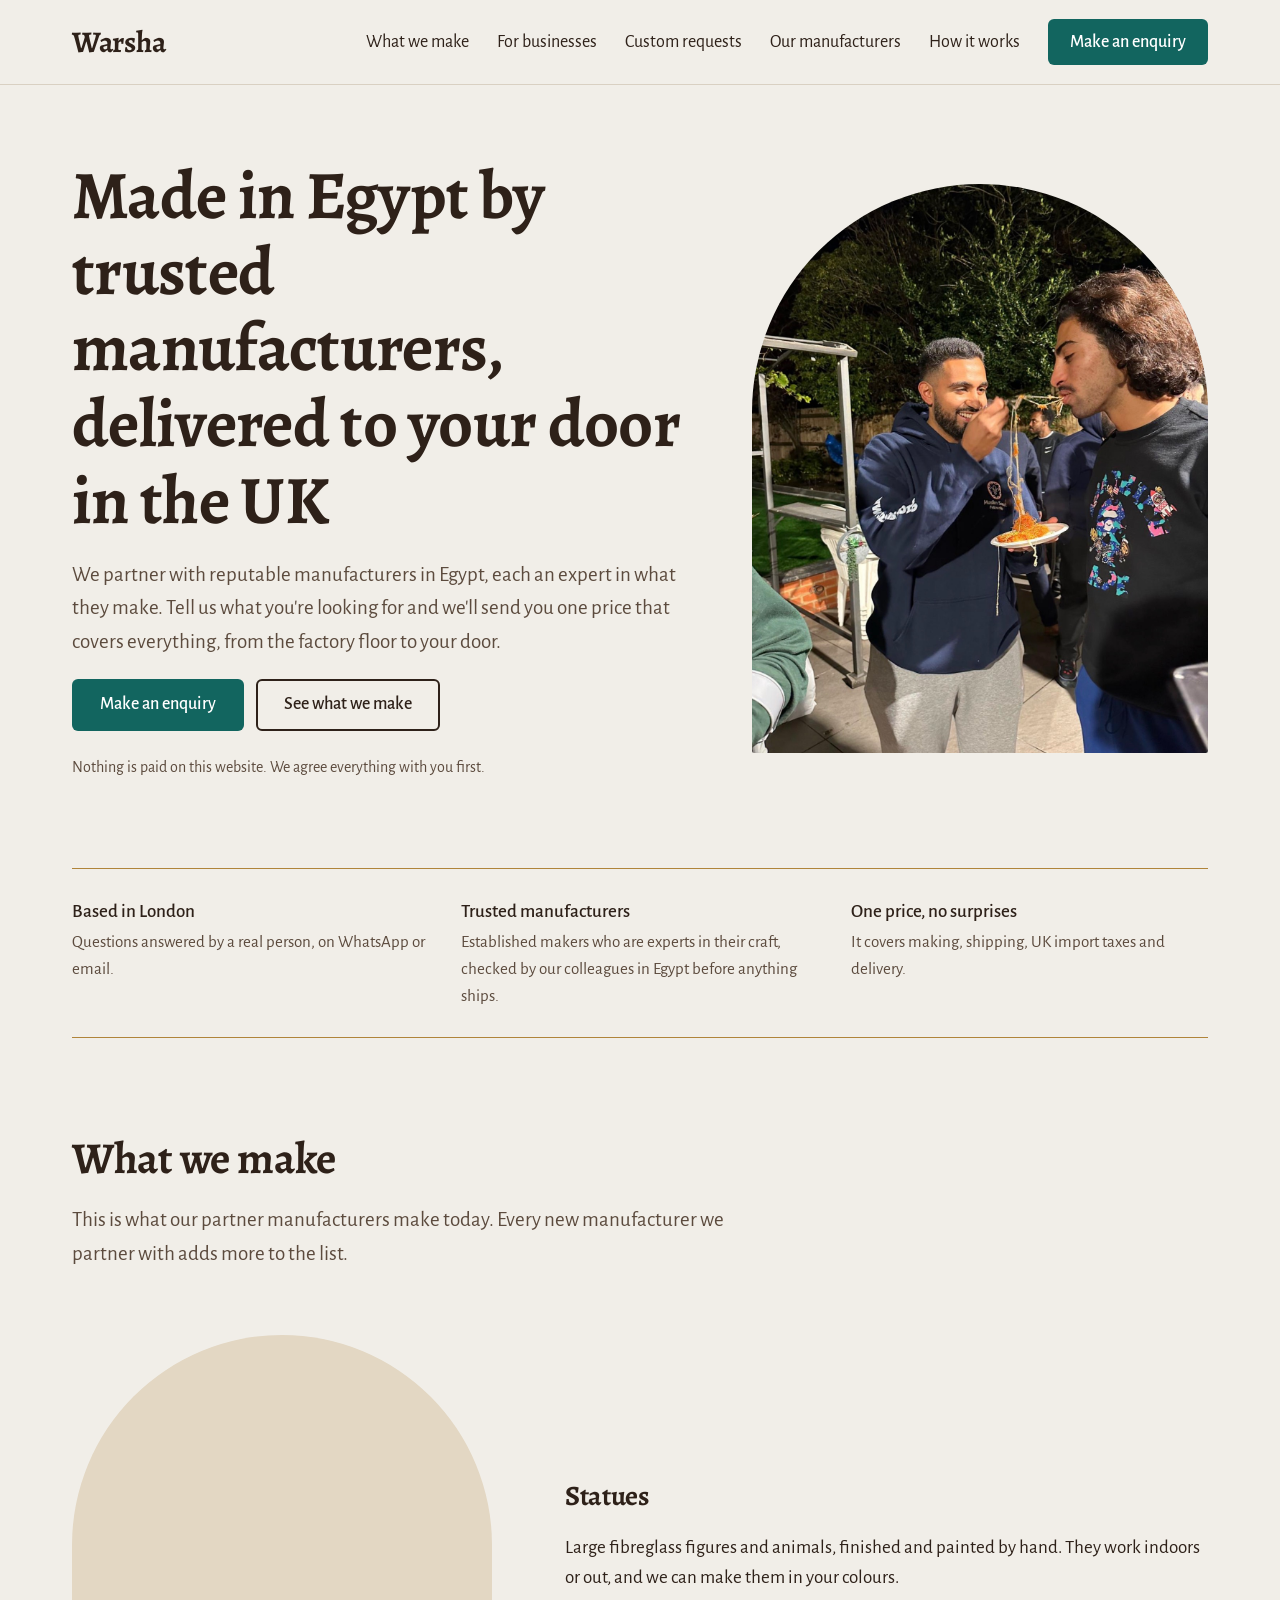
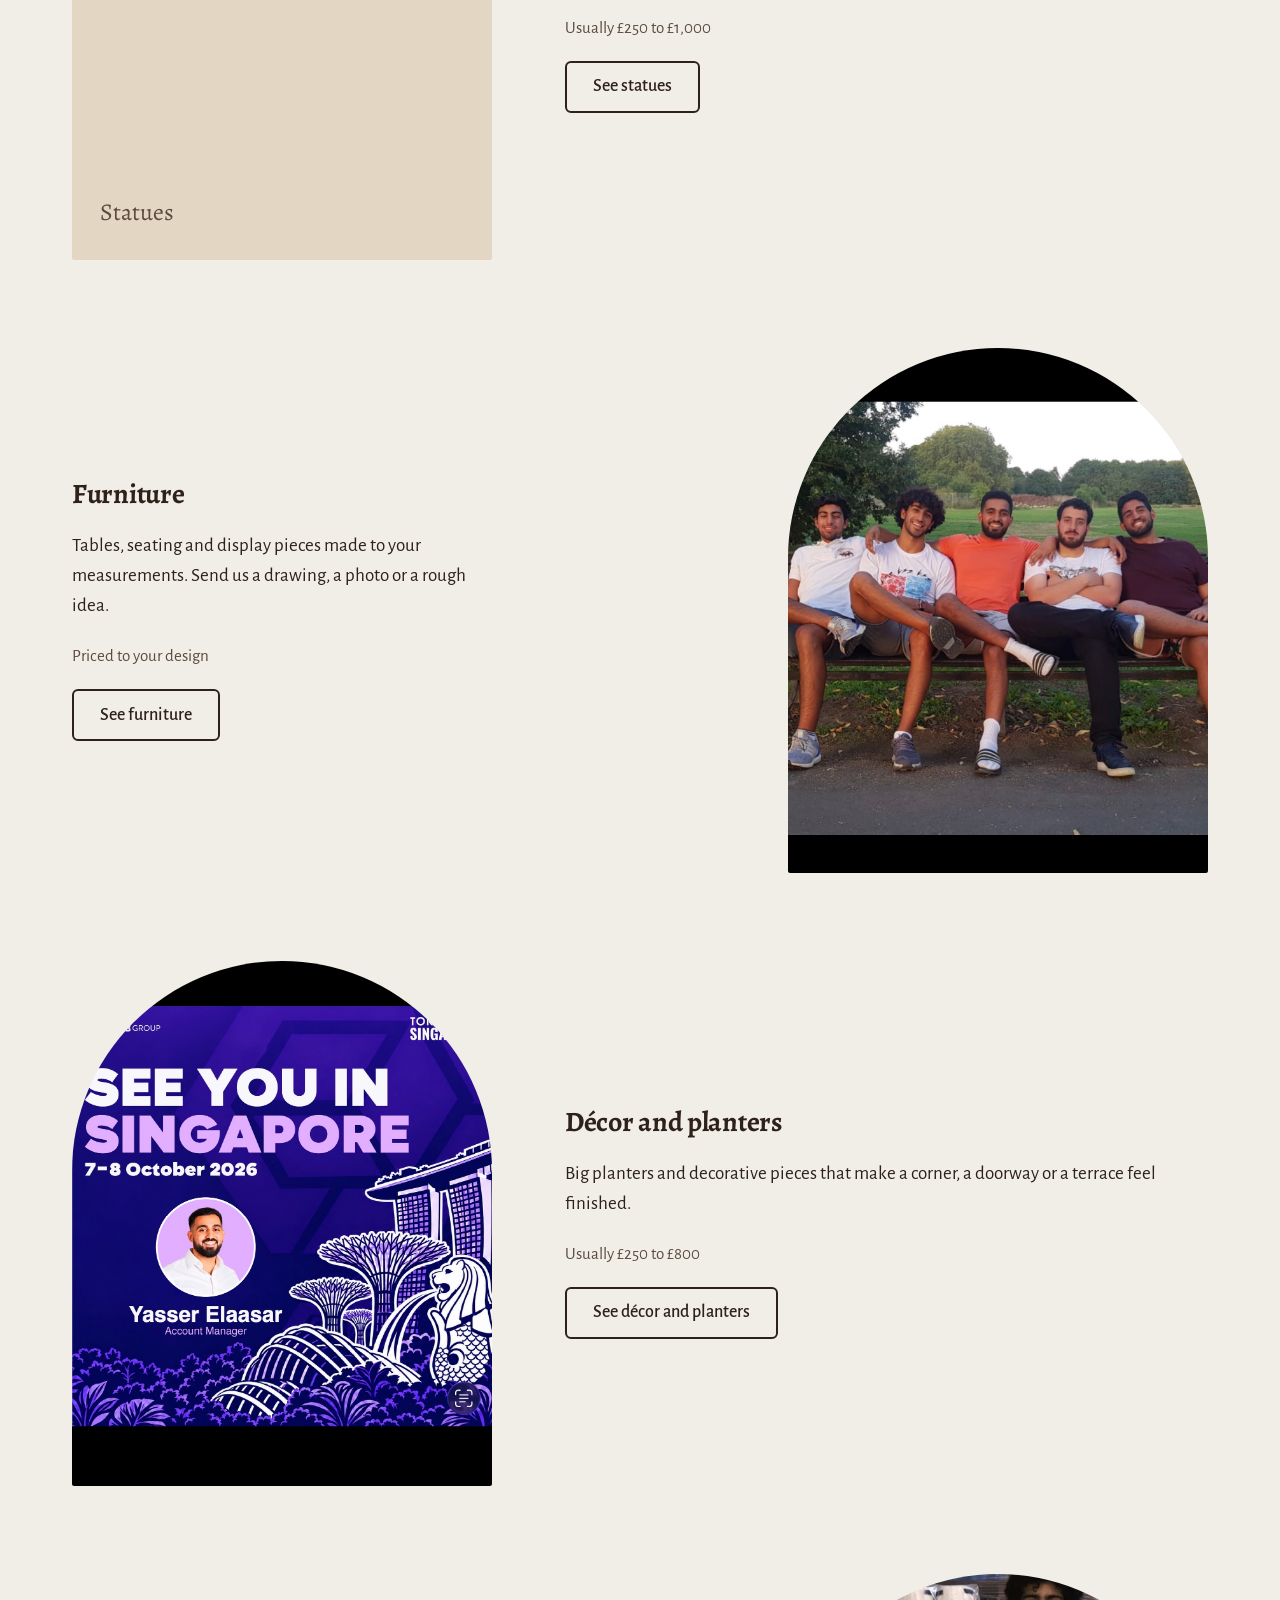
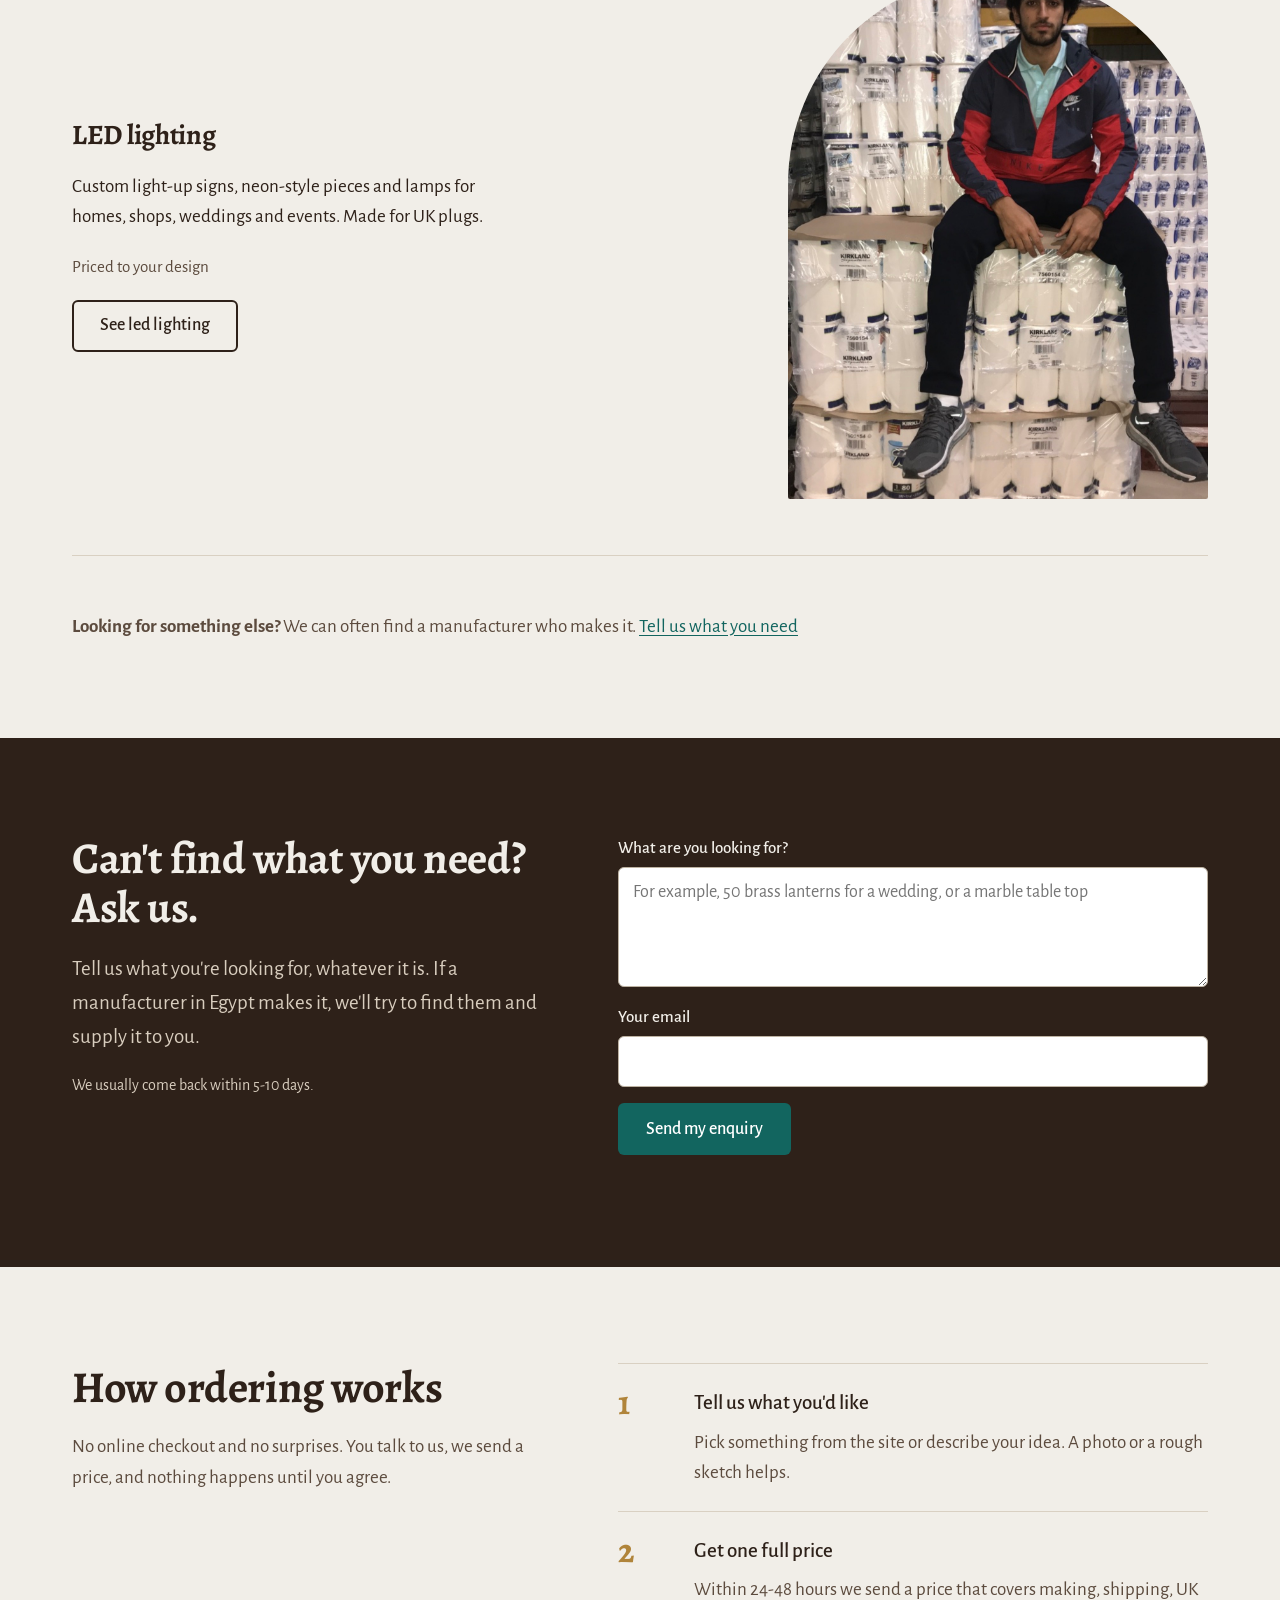
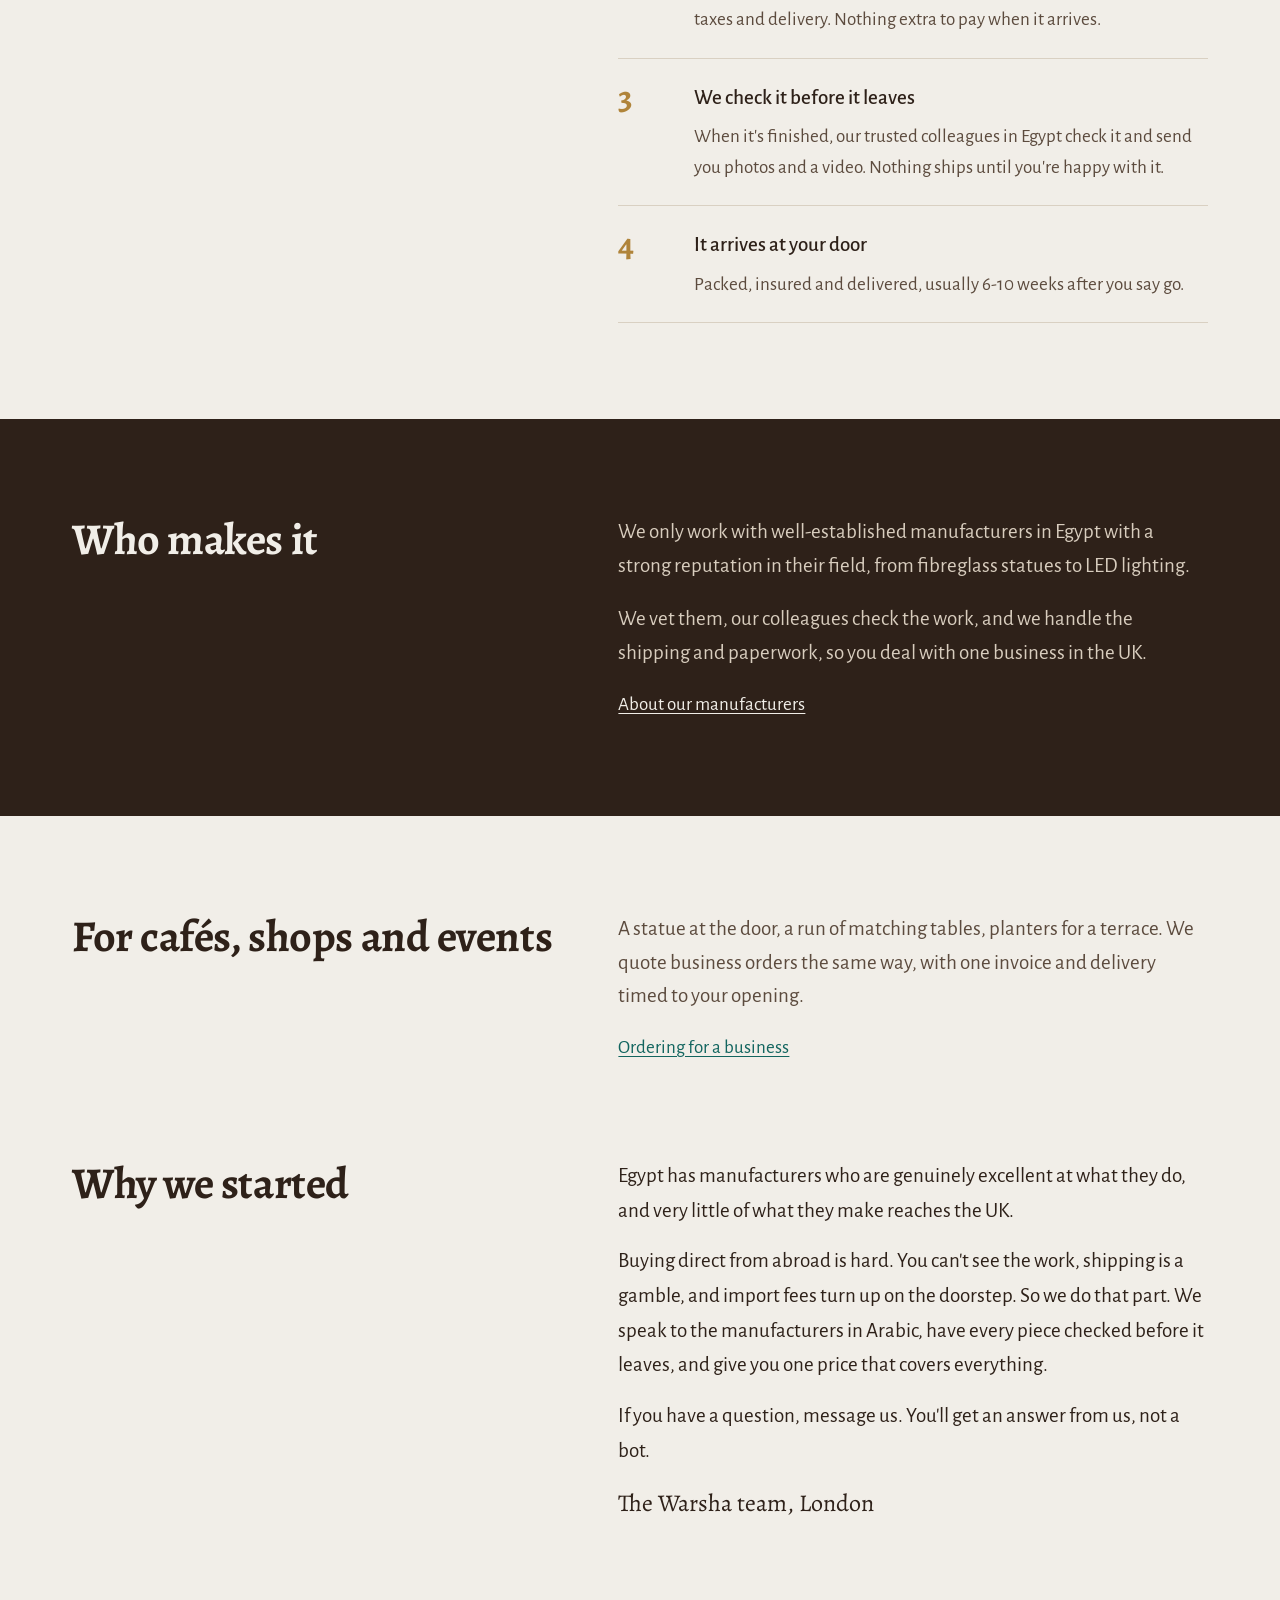
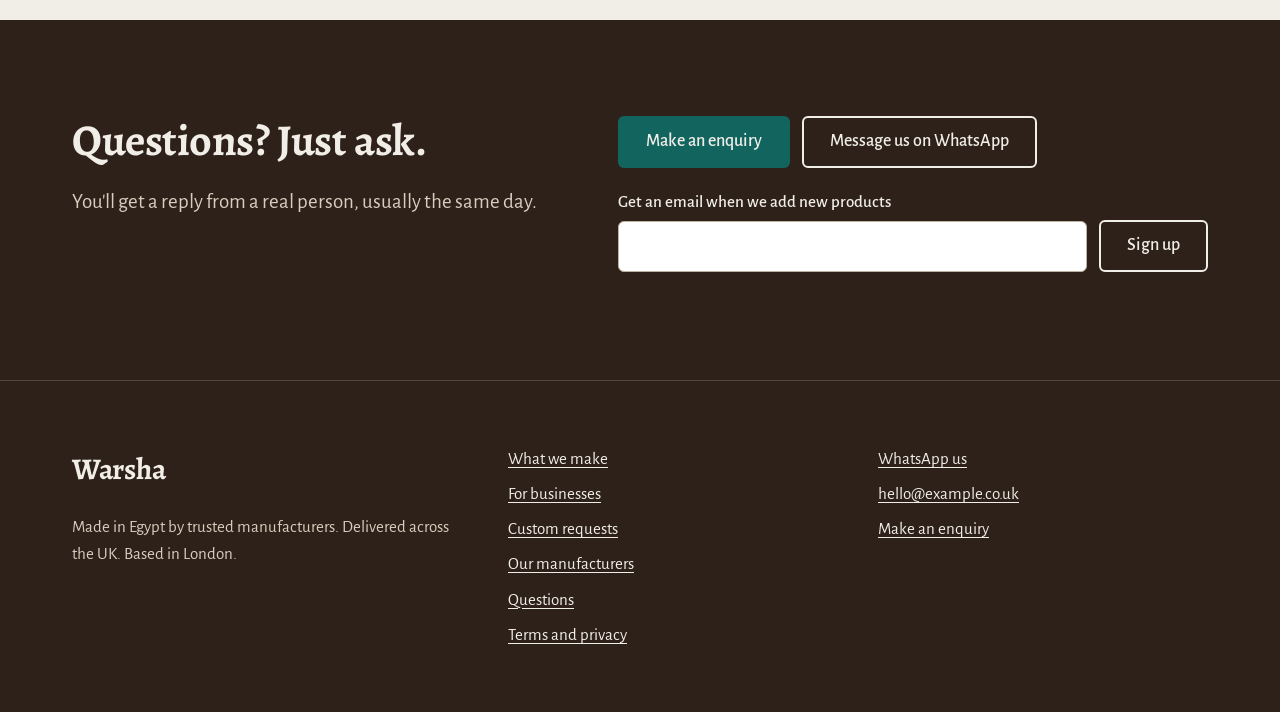
<file: index.html>
<!doctype html>
<html lang="en-GB">
<head>
<meta charset="utf-8">
<meta name="viewport" content="width=device-width, initial-scale=1">
<title>Warsha | Handmade in Egypt, delivered across the UK</title>
<meta name="description" content="Statues, furniture, décor, LED lighting and more from trusted manufacturers in Egypt, checked before they ship and delivered across the UK. One price, including UK taxes.">
<meta property="og:title" content="Warsha | Handmade in Egypt, delivered across the UK">
<meta property="og:description" content="Statues, furniture, décor, LED lighting and more from trusted manufacturers in Egypt, checked before they ship and delivered across the UK. One price, including UK taxes.">
<meta property="og:image" content="https://yassereyssir.github.io/FORZA/images/hero.jpg">
<link rel="canonical" href="https://yassereyssir.github.io/FORZA/">
<link rel="preconnect" href="https://fonts.googleapis.com">
<link rel="preconnect" href="https://fonts.gstatic.com" crossorigin>
<link href="https://fonts.googleapis.com/css2?family=Alegreya:wght@500;700&family=Alegreya+Sans:wght@400;500&display=swap" rel="stylesheet">
<link rel="stylesheet" href="assets/styles.css">
</head>
<body>
<a class="skip" href="#main">Skip to content</a>
<header class="site-header"><div class="wrap">
<a class="logo" href="index.html">Warsha</a>
<button class="nav-toggle" type="button" aria-expanded="false" aria-controls="main-nav">Menu</button>
<nav class="nav" id="main-nav" aria-label="Main">
<a href="shop.html">What we make</a>
<a href="business.html">For businesses</a>
<a href="commission.html">Custom requests</a>
<a href="makers.html">Our manufacturers</a>
<a href="how-it-works.html">How it works</a>
<a class="btn btn--main" href="quote.html">Make an enquiry</a>
</nav></div></header>
<main id="main">

<section class="hero"><div class="wrap">
<div class="stack">
<h1>Made in Egypt by trusted manufacturers, delivered to your door in the UK</h1>
<p class="lead">We partner with reputable manufacturers in Egypt, each an expert in what they make. Tell us what you're looking for and we'll send you one price that covers everything, from the factory floor to your door.</p>
<div class="btn-row"><a class="btn btn--main" href="quote.html">Make an enquiry</a><a class="btn btn--line" href="shop.html">See what we make</a></div>
<p class="hero__note">Nothing is paid on this website. We agree everything with you first.</p>
</div>
<div class="arch"><img src="images/hero.jpg" alt="A piece made by one of our partner manufacturers in Egypt" data-fallback=""></div>
</div></section>

<div class="wrap"><hr class="rule"><div class="facts">
<p><strong>Based in London</strong>Questions answered by a real person, on WhatsApp or email.</p>
<p><strong>Trusted manufacturers</strong>Established makers who are experts in their craft, checked by our colleagues in Egypt before anything ships.</p>
<p><strong>One price, no surprises</strong>It covers making, shipping, UK import taxes and delivery.</p>
</div><hr class="rule"></div>

<section class="block"><div class="wrap">
<div class="stack" style="margin-bottom:64px"><h2>What we make</h2><p class="lead">This is what our partner manufacturers make today. Every new manufacturer we partner with adds more to the list.</p></div>
<div class="rows" id="category-rows"></div>
<div class="extras" id="category-extras"></div>
</div></section>

<section class="block dark"><div class="wrap split">
<div class="stack"><h2>Can't find what you need? Ask us.</h2><p class="lead">Tell us what you're looking for, whatever it is. If a manufacturer in Egypt makes it, we'll try to find them and supply it to you.</p><p class="small muted">We usually come back within <span data-sourcing-time></span>.</p></div>
<form class="request" id="request-form" novalidate>
<input type="hidden" name="form" value="sourcing-request">
<div class="field"><label for="r-what">What are you looking for?</label><textarea id="r-what" name="looking_for" placeholder="For example, 50 brass lanterns for a wedding, or a marble table top" required></textarea></div>
<div class="field"><label for="r-email">Your email</label><input id="r-email" name="email" type="email" autocomplete="email" required></div>
<input class="hp" type="text" name="_gotcha" tabindex="-1" autocomplete="off" aria-hidden="true">
<div class="btn-row"><button class="btn btn--main" type="submit">Send my enquiry</button></div>
<p class="request__msg" role="status"></p>
</form>
</div></section>

<section class="block"><div class="wrap split">
<div class="stack"><h2>How ordering works</h2><p class="muted">No online checkout and no surprises. You talk to us, we send a price, and nothing happens until you agree.</p></div>
<ol class="steps">
<li><strong>Tell us what you'd like</strong><span>Pick something from the site or describe your idea. A photo or a rough sketch helps.</span></li>
<li><strong>Get one full price</strong><span>Within <span data-reply-time></span> we send a price that covers making, shipping, UK taxes and delivery. Nothing extra to pay when it arrives.</span></li>
<li><strong>We check it before it leaves</strong><span>When it's finished, our trusted colleagues in Egypt check it and send you photos and a video. Nothing ships until you're happy with it.</span></li>
<li><strong>It arrives at your door</strong><span>Packed, insured and delivered, usually <span data-lead-time></span> after you say go.</span></li>
</ol>
</div></section>

<section class="block dark"><div class="wrap split">
<h2>Who makes it</h2>
<div class="stack"><p class="lead">We only work with well-established manufacturers in Egypt with a strong reputation in their field, from fibreglass statues to LED lighting.</p><p class="lead">We vet them, our colleagues check the work, and we handle the shipping and paperwork, so you deal with one business in the UK.</p><p><a href="makers.html">About our manufacturers</a></p></div>
</div></section>

<section class="block"><div class="wrap split">
<h2>For cafés, shops and events</h2>
<div class="stack"><p class="lead">A statue at the door, a run of matching tables, planters for a terrace. We quote business orders the same way, with one invoice and delivery timed to your opening.</p><p><a href="business.html">Ordering for a business</a></p></div>
</div></section>

<section class="block" style="padding-top:0"><div class="wrap split">
<h2>Why we started</h2>
<div class="note">
<p>Egypt has manufacturers who are genuinely excellent at what they do, and very little of what they make reaches the UK.</p>
<p>Buying direct from abroad is hard. You can't see the work, shipping is a gamble, and import fees turn up on the doorstep. So we do that part. We speak to the manufacturers in Arabic, have every piece checked before it leaves, and give you one price that covers everything.</p>
<p>If you have a question, message us. You'll get an answer from us, not a bot.</p>
<p class="note__sign">The Warsha team, London</p>
</div>
</div></section>

<section class="block dark"><div class="wrap split">
<div class="stack"><h2>Questions? Just ask.</h2><p class="lead">You'll get a reply from a real person, usually the same day.</p></div>
<div class="stack">
<div class="btn-row"><a class="btn btn--main" href="quote.html">Make an enquiry</a><a class="btn btn--line" data-whatsapp href="#">Message us on WhatsApp</a></div>
<form class="signup" novalidate>
<input type="hidden" name="form" value="new-products">
<div class="field"><label for="signup-email">Get an email when we add new products</label><input id="signup-email" type="email" name="email" autocomplete="email" required></div>
<input class="hp" type="text" name="_gotcha" tabindex="-1" autocomplete="off" aria-hidden="true">
<button class="btn btn--line" type="submit">Sign up</button>
<p class="signup__msg" role="status"></p>
</form>
</div></div></section>

</main>
<footer class="site-footer"><div class="wrap">
<div class="stack"><a class="logo" href="index.html">Warsha</a><p>Made in Egypt by trusted manufacturers. Delivered across the UK. Based in London.</p></div>
<ul aria-label="Pages"><li><a href="shop.html">What we make</a></li><li><a href="business.html">For businesses</a></li><li><a href="commission.html">Custom requests</a></li><li><a href="makers.html">Our manufacturers</a></li><li><a href="faq.html">Questions</a></li><li><a href="legal.html">Terms and privacy</a></li></ul>
<ul aria-label="Contact"><li><a data-whatsapp href="#">WhatsApp us</a></li><li><a data-email href="#"></a></li><li><a href="quote.html">Make an enquiry</a></li></ul>
</div></footer>
<script src="assets/config.js"></script>
<script src="assets/products.js"></script>
<script src="assets/main.js"></script>
</body>
</html>
</file>
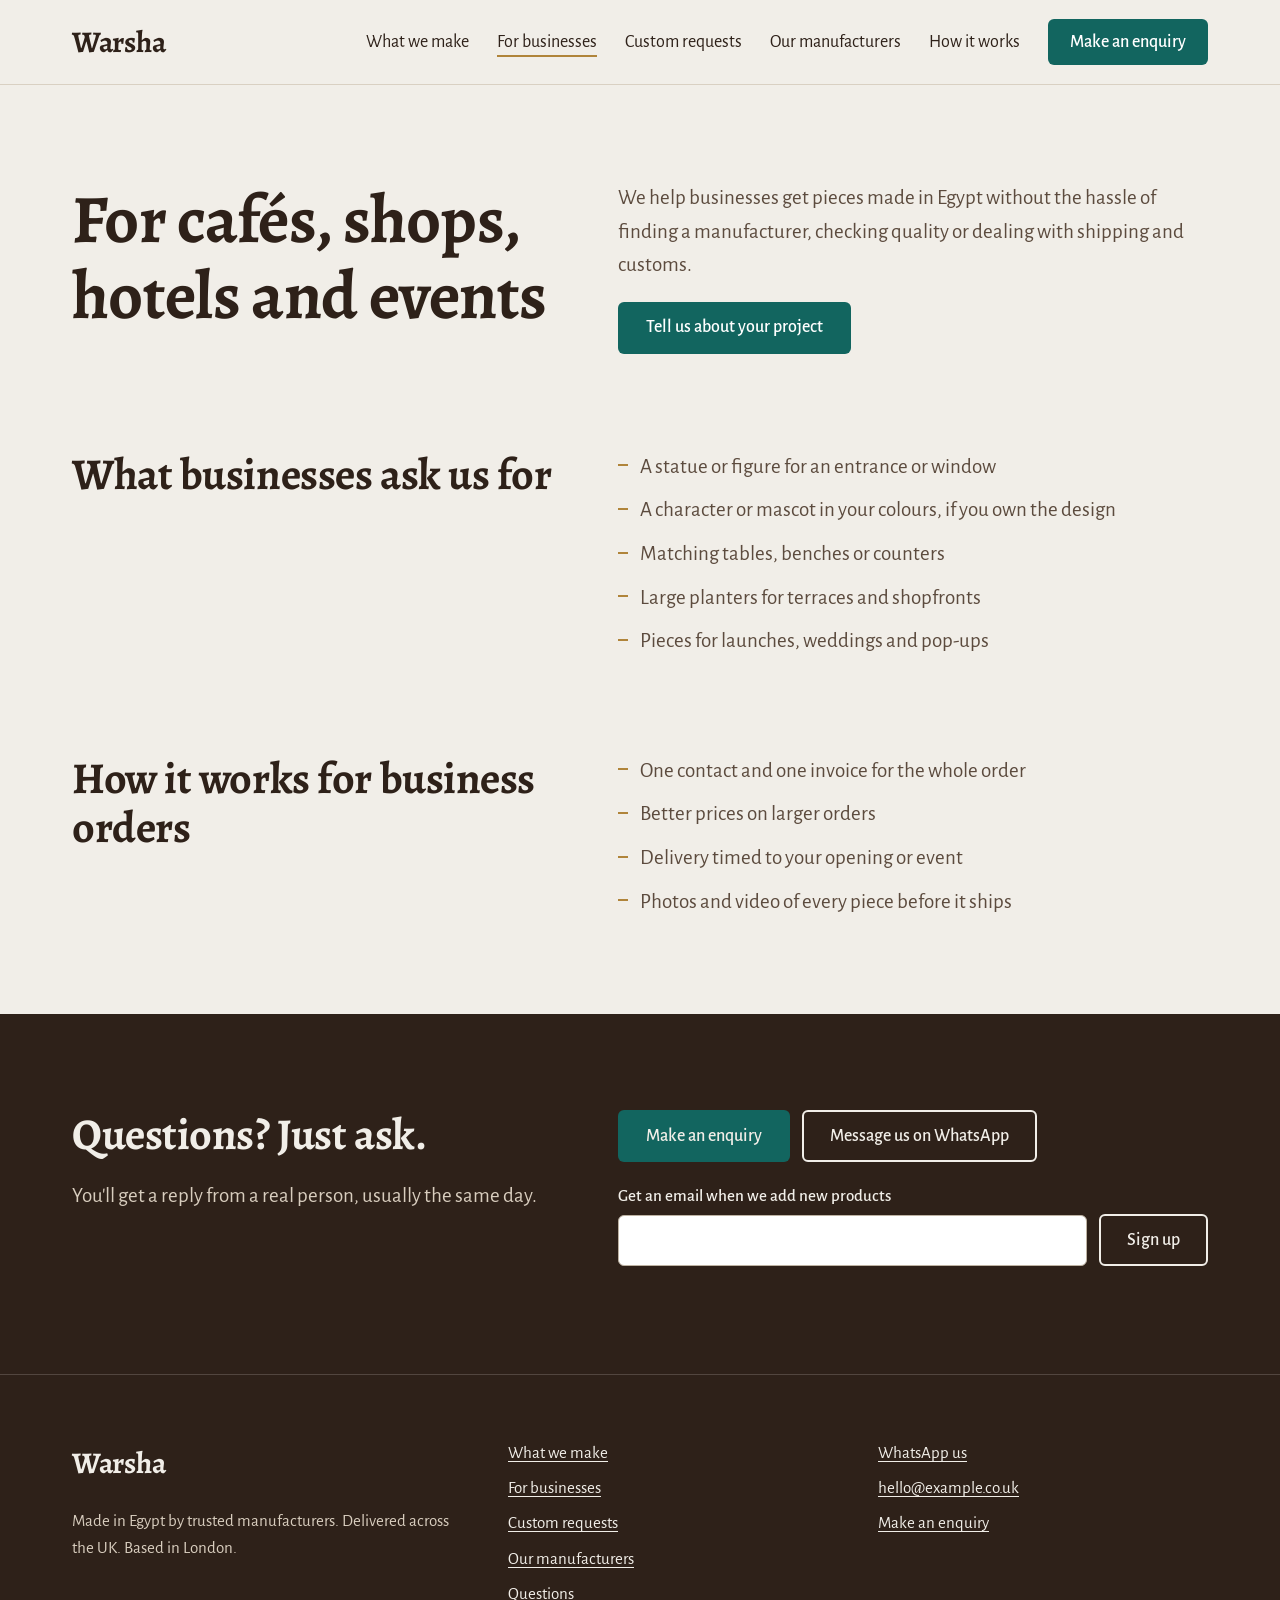
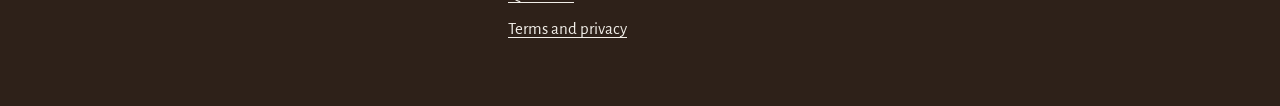
<file: business.html>
<!doctype html>
<html lang="en-GB">
<head>
<meta charset="utf-8">
<meta name="viewport" content="width=device-width, initial-scale=1">
<title>For businesses | Warsha</title>
<meta name="description" content="Handmade statues, furniture and décor for cafés, shops, hotels and events, made in Egypt and delivered across the UK.">
<meta property="og:title" content="For businesses | Warsha">
<meta property="og:description" content="Handmade statues, furniture and décor for cafés, shops, hotels and events, made in Egypt and delivered across the UK.">
<meta property="og:image" content="https://yassereyssir.github.io/FORZA/images/hero.jpg">
<link rel="canonical" href="https://yassereyssir.github.io/FORZA/business.html">
<link rel="preconnect" href="https://fonts.googleapis.com">
<link rel="preconnect" href="https://fonts.gstatic.com" crossorigin>
<link href="https://fonts.googleapis.com/css2?family=Alegreya:wght@500;700&family=Alegreya+Sans:wght@400;500&display=swap" rel="stylesheet">
<link rel="stylesheet" href="assets/styles.css">
</head>
<body>
<a class="skip" href="#main">Skip to content</a>
<header class="site-header"><div class="wrap">
<a class="logo" href="index.html">Warsha</a>
<button class="nav-toggle" type="button" aria-expanded="false" aria-controls="main-nav">Menu</button>
<nav class="nav" id="main-nav" aria-label="Main">
<a href="shop.html">What we make</a>
<a href="business.html" aria-current="page">For businesses</a>
<a href="commission.html">Custom requests</a>
<a href="makers.html">Our manufacturers</a>
<a href="how-it-works.html">How it works</a>
<a class="btn btn--main" href="quote.html">Make an enquiry</a>
</nav></div></header>
<main id="main">

<section class="block"><div class="wrap split">
<div class="stack"><h1>For cafés, shops, hotels and events</h1></div>
<div class="stack"><p class="lead">We help businesses get pieces made in Egypt without the hassle of finding a manufacturer, checking quality or dealing with shipping and customs.</p>
<div class="btn-row"><a class="btn btn--main" href="quote.html?type=A%20business%20project">Tell us about your project</a></div></div>
</div></section>
<section class="block" style="padding-top:0"><div class="wrap split">
<h2>What businesses ask us for</h2>
<ul class="ticks lead">
<li>A statue or figure for an entrance or window</li>
<li>A character or mascot in your colours, if you own the design</li>
<li>Matching tables, benches or counters</li>
<li>Large planters for terraces and shopfronts</li>
<li>Pieces for launches, weddings and pop-ups</li>
</ul>
</div></section>
<section class="block" style="padding-top:0"><div class="wrap split">
<h2>How it works for business orders</h2>
<ul class="ticks lead">
<li>One contact and one invoice for the whole order</li>
<li>Better prices on larger orders</li>
<li>Delivery timed to your opening or event</li>
<li>Photos and video of every piece before it ships</li>
</ul>
</div></section>
<section class="block dark"><div class="wrap split">
<div class="stack"><h2>Questions? Just ask.</h2><p class="lead">You'll get a reply from a real person, usually the same day.</p></div>
<div class="stack">
<div class="btn-row"><a class="btn btn--main" href="quote.html">Make an enquiry</a><a class="btn btn--line" data-whatsapp href="#">Message us on WhatsApp</a></div>
<form class="signup" novalidate>
<input type="hidden" name="form" value="new-products">
<div class="field"><label for="signup-email">Get an email when we add new products</label><input id="signup-email" type="email" name="email" autocomplete="email" required></div>
<input class="hp" type="text" name="_gotcha" tabindex="-1" autocomplete="off" aria-hidden="true">
<button class="btn btn--line" type="submit">Sign up</button>
<p class="signup__msg" role="status"></p>
</form>
</div></div></section>

</main>
<footer class="site-footer"><div class="wrap">
<div class="stack"><a class="logo" href="index.html">Warsha</a><p>Made in Egypt by trusted manufacturers. Delivered across the UK. Based in London.</p></div>
<ul aria-label="Pages"><li><a href="shop.html">What we make</a></li><li><a href="business.html">For businesses</a></li><li><a href="commission.html">Custom requests</a></li><li><a href="makers.html">Our manufacturers</a></li><li><a href="faq.html">Questions</a></li><li><a href="legal.html">Terms and privacy</a></li></ul>
<ul aria-label="Contact"><li><a data-whatsapp href="#">WhatsApp us</a></li><li><a data-email href="#"></a></li><li><a href="quote.html">Make an enquiry</a></li></ul>
</div></footer>
<script src="assets/config.js"></script>
<script src="assets/products.js"></script>
<script src="assets/main.js"></script>
</body>
</html>
</file>
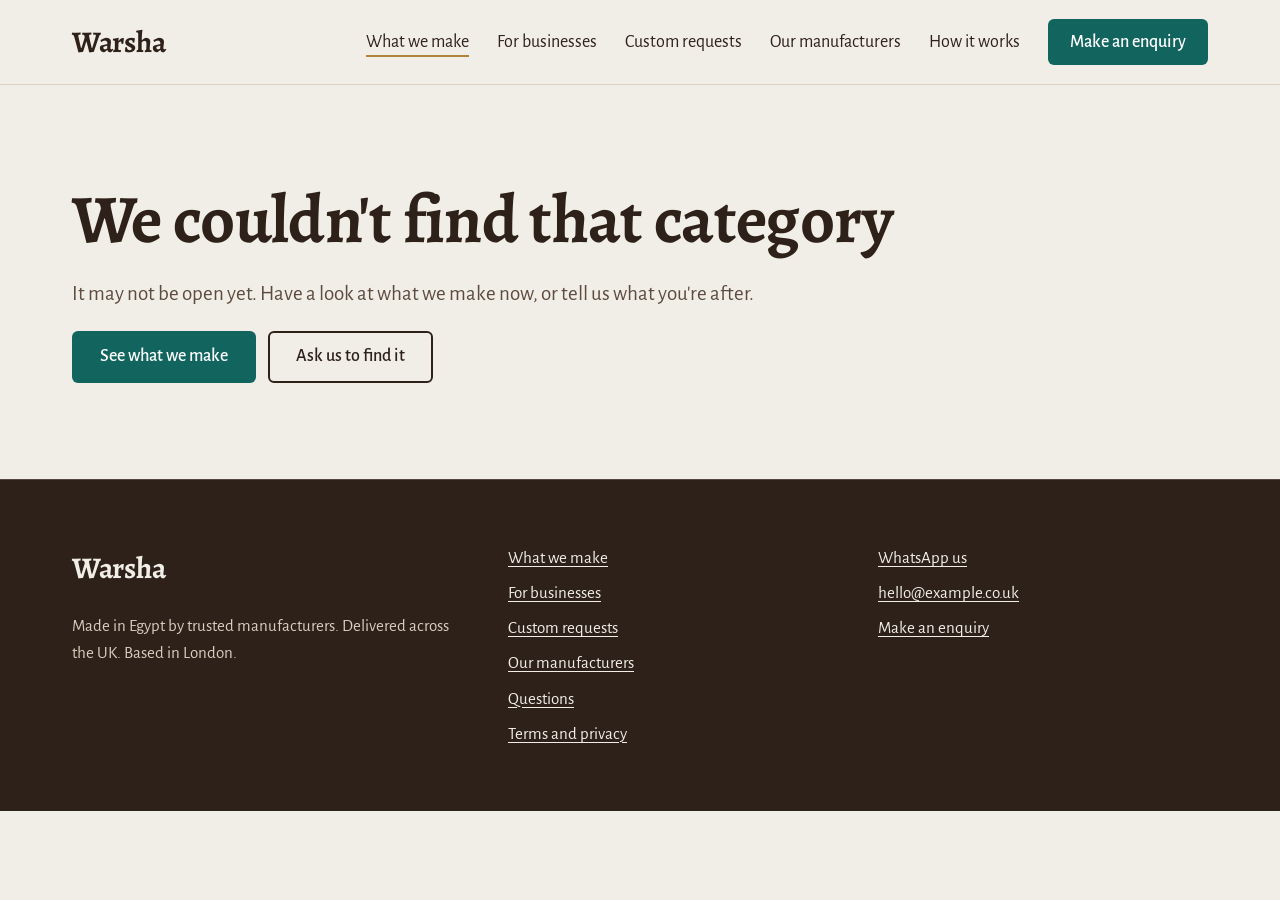
<file: category.html>
<!doctype html>
<html lang="en-GB">
<head>
<meta charset="utf-8">
<meta name="viewport" content="width=device-width, initial-scale=1">
<title>Category | Warsha</title>
<meta name="description" content="Pieces from trusted manufacturers in Egypt, delivered across the UK.">
<meta property="og:title" content="Category | Warsha">
<meta property="og:description" content="Pieces from trusted manufacturers in Egypt, delivered across the UK.">
<meta property="og:image" content="https://yassereyssir.github.io/FORZA/images/hero.jpg">
<link rel="canonical" href="https://yassereyssir.github.io/FORZA/category.html">
<link rel="preconnect" href="https://fonts.googleapis.com">
<link rel="preconnect" href="https://fonts.gstatic.com" crossorigin>
<link href="https://fonts.googleapis.com/css2?family=Alegreya:wght@500;700&family=Alegreya+Sans:wght@400;500&display=swap" rel="stylesheet">
<link rel="stylesheet" href="assets/styles.css">
</head>
<body>
<a class="skip" href="#main">Skip to content</a>
<header class="site-header"><div class="wrap">
<a class="logo" href="index.html">Warsha</a>
<button class="nav-toggle" type="button" aria-expanded="false" aria-controls="main-nav">Menu</button>
<nav class="nav" id="main-nav" aria-label="Main">
<a href="shop.html" aria-current="page">What we make</a>
<a href="business.html">For businesses</a>
<a href="commission.html">Custom requests</a>
<a href="makers.html">Our manufacturers</a>
<a href="how-it-works.html">How it works</a>
<a class="btn btn--main" href="quote.html">Make an enquiry</a>
</nav></div></header>
<main id="main">

<section class="block"><div class="wrap" id="category-page">
<p style="margin-bottom:32px"><a href="shop.html">Back to everything we make</a></p>
<div class="product">
<div id="c-image"></div>
<div class="stack">
<h1 id="c-name">Loading</h1>
<p class="lead" id="c-intro"></p>
<p class="muted" id="c-price"></p>
<div class="btn-row"><a class="btn btn--main" id="c-ask" href="quote.html">Make an enquiry</a><a class="btn btn--line" href="commission.html">Tell us your idea</a></div>
<p class="small muted">Nothing is paid on this website. We agree everything with you first.</p>
</div></div>
<h2 style="margin:96px 0 40px">Pieces</h2>
<div class="items" id="c-items"></div>
</div></section>

</main>
<footer class="site-footer"><div class="wrap">
<div class="stack"><a class="logo" href="index.html">Warsha</a><p>Made in Egypt by trusted manufacturers. Delivered across the UK. Based in London.</p></div>
<ul aria-label="Pages"><li><a href="shop.html">What we make</a></li><li><a href="business.html">For businesses</a></li><li><a href="commission.html">Custom requests</a></li><li><a href="makers.html">Our manufacturers</a></li><li><a href="faq.html">Questions</a></li><li><a href="legal.html">Terms and privacy</a></li></ul>
<ul aria-label="Contact"><li><a data-whatsapp href="#">WhatsApp us</a></li><li><a data-email href="#"></a></li><li><a href="quote.html">Make an enquiry</a></li></ul>
</div></footer>
<script src="assets/config.js"></script>
<script src="assets/products.js"></script>
<script src="assets/main.js"></script>
</body>
</html>
</file>
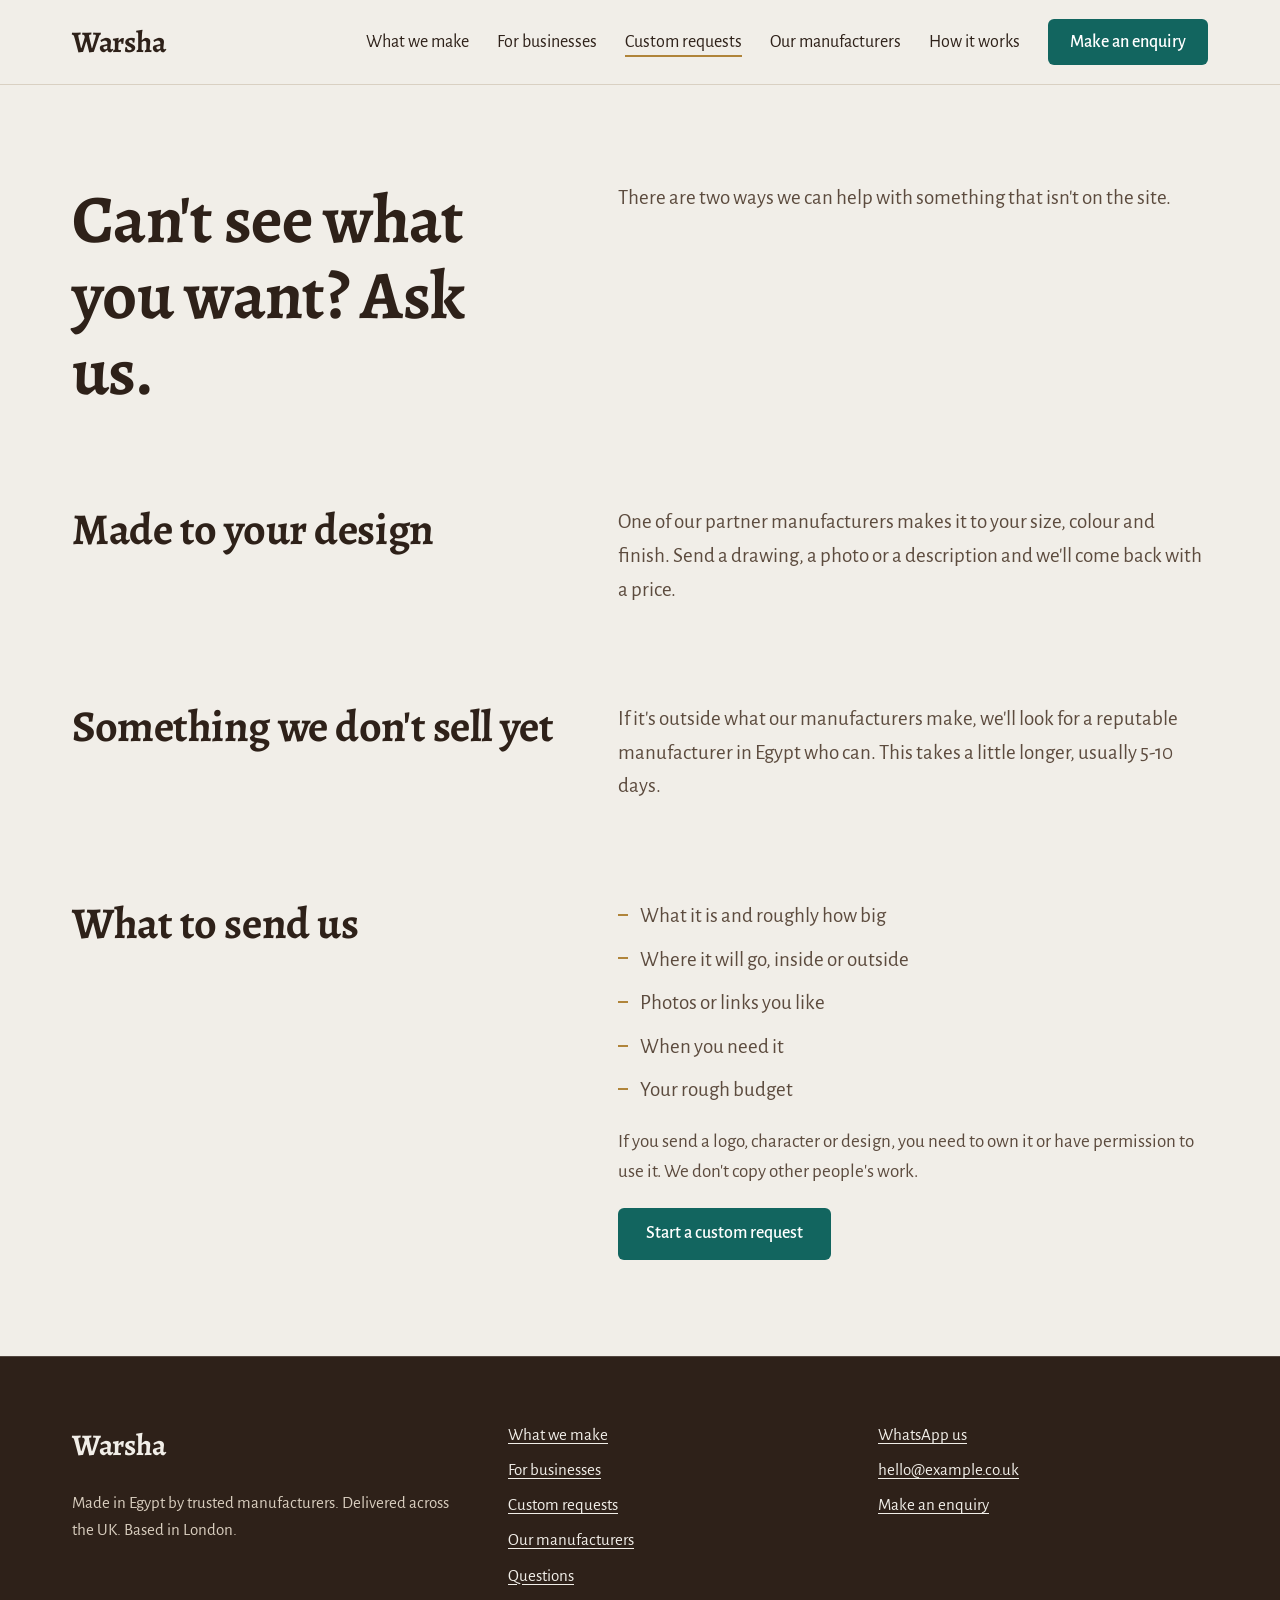
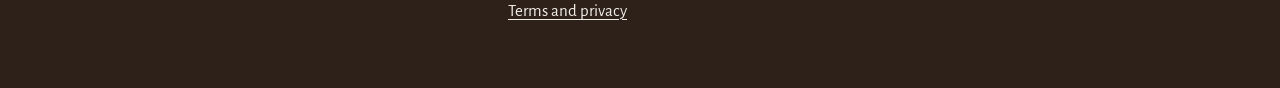
<file: commission.html>
<!doctype html>
<html lang="en-GB">
<head>
<meta charset="utf-8">
<meta name="viewport" content="width=device-width, initial-scale=1">
<title>Custom requests | Warsha</title>
<meta name="description" content="Have something made to your design in Egypt, or ask us to find a maker for something we don't sell yet.">
<meta property="og:title" content="Custom requests | Warsha">
<meta property="og:description" content="Have something made to your design in Egypt, or ask us to find a maker for something we don't sell yet.">
<meta property="og:image" content="https://yassereyssir.github.io/FORZA/images/hero.jpg">
<link rel="canonical" href="https://yassereyssir.github.io/FORZA/commission.html">
<link rel="preconnect" href="https://fonts.googleapis.com">
<link rel="preconnect" href="https://fonts.gstatic.com" crossorigin>
<link href="https://fonts.googleapis.com/css2?family=Alegreya:wght@500;700&family=Alegreya+Sans:wght@400;500&display=swap" rel="stylesheet">
<link rel="stylesheet" href="assets/styles.css">
</head>
<body>
<a class="skip" href="#main">Skip to content</a>
<header class="site-header"><div class="wrap">
<a class="logo" href="index.html">Warsha</a>
<button class="nav-toggle" type="button" aria-expanded="false" aria-controls="main-nav">Menu</button>
<nav class="nav" id="main-nav" aria-label="Main">
<a href="shop.html">What we make</a>
<a href="business.html">For businesses</a>
<a href="commission.html" aria-current="page">Custom requests</a>
<a href="makers.html">Our manufacturers</a>
<a href="how-it-works.html">How it works</a>
<a class="btn btn--main" href="quote.html">Make an enquiry</a>
</nav></div></header>
<main id="main">

<section class="block"><div class="wrap split">
<h1>Can't see what you want? Ask us.</h1>
<p class="lead">There are two ways we can help with something that isn't on the site.</p>
</div></section>
<section class="block" style="padding-top:0"><div class="wrap split">
<h2>Made to your design</h2>
<div class="stack"><p class="lead">One of our partner manufacturers makes it to your size, colour and finish. Send a drawing, a photo or a description and we'll come back with a price.</p></div>
</div></section>
<section class="block" style="padding-top:0"><div class="wrap split">
<h2>Something we don't sell yet</h2>
<div class="stack"><p class="lead">If it's outside what our manufacturers make, we'll look for a reputable manufacturer in Egypt who can. This takes a little longer, usually <span data-sourcing-time></span>.</p></div>
</div></section>
<section class="block" style="padding-top:0"><div class="wrap split">
<h2>What to send us</h2>
<div class="stack">
<ul class="ticks lead"><li>What it is and roughly how big</li><li>Where it will go, inside or outside</li><li>Photos or links you like</li><li>When you need it</li><li>Your rough budget</li></ul>
<p class="muted">If you send a logo, character or design, you need to own it or have permission to use it. We don't copy other people's work.</p>
<div class="btn-row"><a class="btn btn--main" href="quote.html?type=Something%20made%20to%20my%20design">Start a custom request</a></div>
</div></div></section>

</main>
<footer class="site-footer"><div class="wrap">
<div class="stack"><a class="logo" href="index.html">Warsha</a><p>Made in Egypt by trusted manufacturers. Delivered across the UK. Based in London.</p></div>
<ul aria-label="Pages"><li><a href="shop.html">What we make</a></li><li><a href="business.html">For businesses</a></li><li><a href="commission.html">Custom requests</a></li><li><a href="makers.html">Our manufacturers</a></li><li><a href="faq.html">Questions</a></li><li><a href="legal.html">Terms and privacy</a></li></ul>
<ul aria-label="Contact"><li><a data-whatsapp href="#">WhatsApp us</a></li><li><a data-email href="#"></a></li><li><a href="quote.html">Make an enquiry</a></li></ul>
</div></footer>
<script src="assets/config.js"></script>
<script src="assets/products.js"></script>
<script src="assets/main.js"></script>
</body>
</html>
</file>
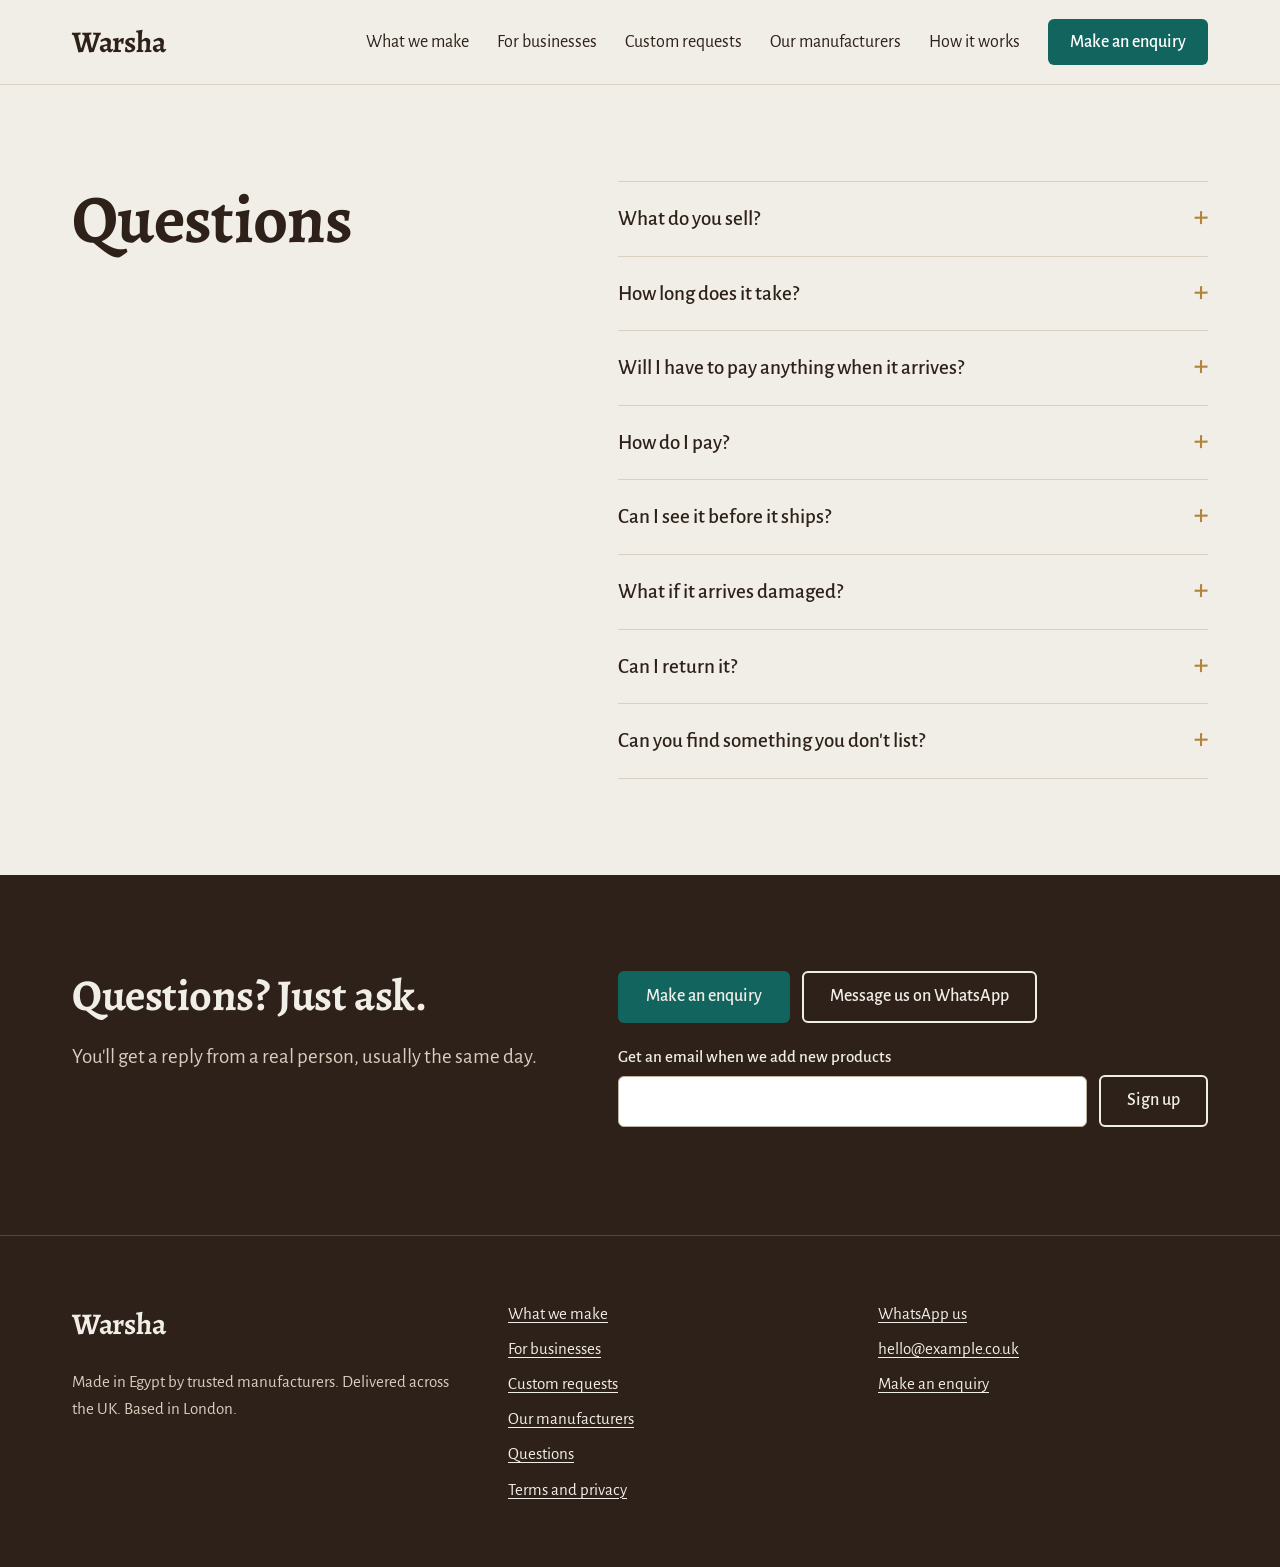
<file: faq.html>
<!doctype html>
<html lang="en-GB">
<head>
<meta charset="utf-8">
<meta name="viewport" content="width=device-width, initial-scale=1">
<title>Questions | Warsha</title>
<meta name="description" content="Answers about delivery times, UK taxes, payment, damage and custom orders.">
<meta property="og:title" content="Questions | Warsha">
<meta property="og:description" content="Answers about delivery times, UK taxes, payment, damage and custom orders.">
<meta property="og:image" content="https://yassereyssir.github.io/FORZA/images/hero.jpg">
<link rel="canonical" href="https://yassereyssir.github.io/FORZA/faq.html">
<link rel="preconnect" href="https://fonts.googleapis.com">
<link rel="preconnect" href="https://fonts.gstatic.com" crossorigin>
<link href="https://fonts.googleapis.com/css2?family=Alegreya:wght@500;700&family=Alegreya+Sans:wght@400;500&display=swap" rel="stylesheet">
<link rel="stylesheet" href="assets/styles.css">
</head>
<body>
<a class="skip" href="#main">Skip to content</a>
<header class="site-header"><div class="wrap">
<a class="logo" href="index.html">Warsha</a>
<button class="nav-toggle" type="button" aria-expanded="false" aria-controls="main-nav">Menu</button>
<nav class="nav" id="main-nav" aria-label="Main">
<a href="shop.html">What we make</a>
<a href="business.html">For businesses</a>
<a href="commission.html">Custom requests</a>
<a href="makers.html">Our manufacturers</a>
<a href="how-it-works.html">How it works</a>
<a class="btn btn--main" href="quote.html">Make an enquiry</a>
</nav></div></header>
<main id="main">

<section class="block"><div class="wrap split">
<h1>Questions</h1>
<div class="faq">
<details><summary>What do you sell?</summary><p>Products from trusted manufacturers in Egypt. Right now that's statues, furniture, décor and LED lighting, and we add more as we partner with new manufacturers.</p></details>
<details><summary>How long does it take?</summary><p>Usually <span data-lead-time></span> from when you say go to when it arrives. We'll give you a date with your price.</p></details>
<details><summary>Will I have to pay anything when it arrives?</summary><p>No. Your price includes shipping, UK import VAT, duty and delivery.</p></details>
<details><summary>How do I pay?</summary><p>Nothing is paid on this website. Once you're happy with your price, we'll agree how and when you pay directly with you.</p></details>
<details><summary>Can I see it before it ships?</summary><p>Yes. Our trusted colleagues in Egypt check every finished piece and send you photos and a video. It only ships once you're happy.</p></details>
<details><summary>What if it arrives damaged?</summary><p>Everything is packed and insured. Send us photos within 48 hours of delivery and we'll repair, replace or refund it.</p></details>
<details><summary>Can I return it?</summary><p>Pieces made to your size, colour or design can't be returned unless they're faulty, because they're made just for you.</p></details>
<details><summary>Can you find something you don't list?</summary><p>Often, yes. Send us a custom request and we'll look for a maker. It usually takes <span data-sourcing-time></span> to come back with a price.</p></details>
</div>
</div></section>
<section class="block dark"><div class="wrap split">
<div class="stack"><h2>Questions? Just ask.</h2><p class="lead">You'll get a reply from a real person, usually the same day.</p></div>
<div class="stack">
<div class="btn-row"><a class="btn btn--main" href="quote.html">Make an enquiry</a><a class="btn btn--line" data-whatsapp href="#">Message us on WhatsApp</a></div>
<form class="signup" novalidate>
<input type="hidden" name="form" value="new-products">
<div class="field"><label for="signup-email">Get an email when we add new products</label><input id="signup-email" type="email" name="email" autocomplete="email" required></div>
<input class="hp" type="text" name="_gotcha" tabindex="-1" autocomplete="off" aria-hidden="true">
<button class="btn btn--line" type="submit">Sign up</button>
<p class="signup__msg" role="status"></p>
</form>
</div></div></section>

</main>
<footer class="site-footer"><div class="wrap">
<div class="stack"><a class="logo" href="index.html">Warsha</a><p>Made in Egypt by trusted manufacturers. Delivered across the UK. Based in London.</p></div>
<ul aria-label="Pages"><li><a href="shop.html">What we make</a></li><li><a href="business.html">For businesses</a></li><li><a href="commission.html">Custom requests</a></li><li><a href="makers.html">Our manufacturers</a></li><li><a href="faq.html">Questions</a></li><li><a href="legal.html">Terms and privacy</a></li></ul>
<ul aria-label="Contact"><li><a data-whatsapp href="#">WhatsApp us</a></li><li><a data-email href="#"></a></li><li><a href="quote.html">Make an enquiry</a></li></ul>
</div></footer>
<script src="assets/config.js"></script>
<script src="assets/products.js"></script>
<script src="assets/main.js"></script>
</body>
</html>
</file>
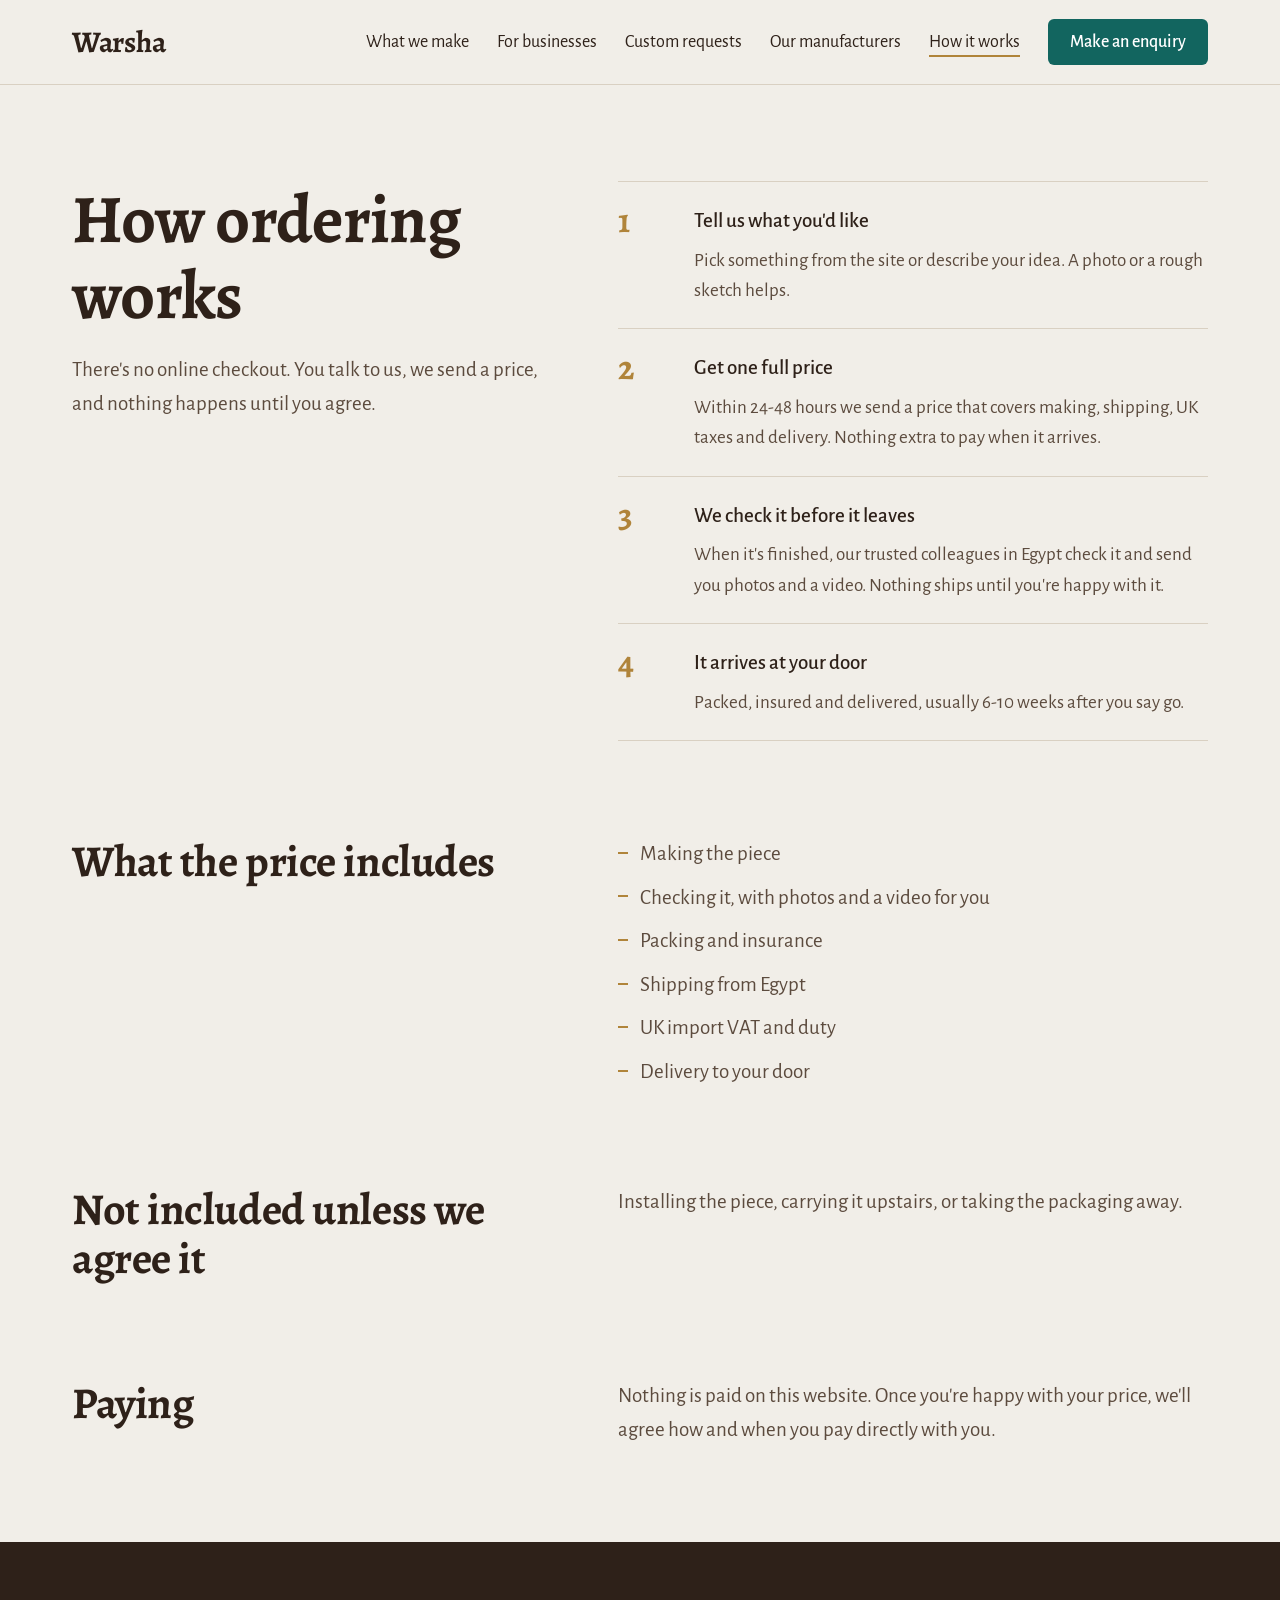
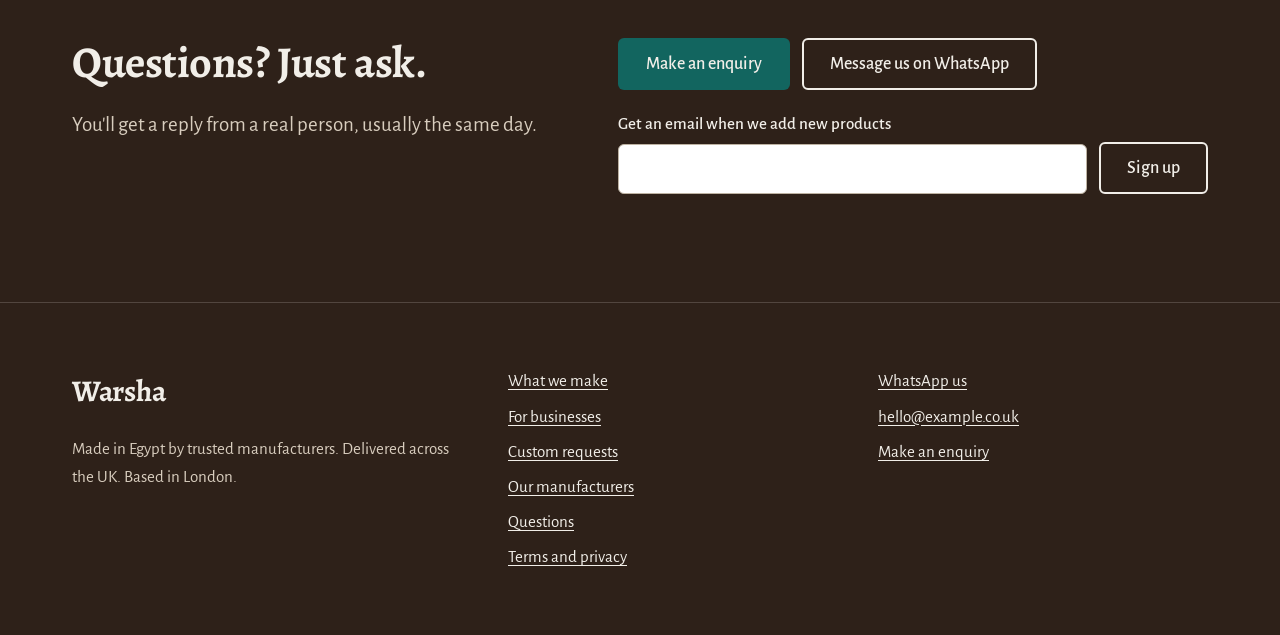
<file: how-it-works.html>
<!doctype html>
<html lang="en-GB">
<head>
<meta charset="utf-8">
<meta name="viewport" content="width=device-width, initial-scale=1">
<title>How it works | Warsha</title>
<meta name="description" content="How ordering works: tell us what you want, get one full price, approve photos before it ships, and it arrives at your door.">
<meta property="og:title" content="How it works | Warsha">
<meta property="og:description" content="How ordering works: tell us what you want, get one full price, approve photos before it ships, and it arrives at your door.">
<meta property="og:image" content="https://yassereyssir.github.io/FORZA/images/hero.jpg">
<link rel="canonical" href="https://yassereyssir.github.io/FORZA/how-it-works.html">
<link rel="preconnect" href="https://fonts.googleapis.com">
<link rel="preconnect" href="https://fonts.gstatic.com" crossorigin>
<link href="https://fonts.googleapis.com/css2?family=Alegreya:wght@500;700&family=Alegreya+Sans:wght@400;500&display=swap" rel="stylesheet">
<link rel="stylesheet" href="assets/styles.css">
</head>
<body>
<a class="skip" href="#main">Skip to content</a>
<header class="site-header"><div class="wrap">
<a class="logo" href="index.html">Warsha</a>
<button class="nav-toggle" type="button" aria-expanded="false" aria-controls="main-nav">Menu</button>
<nav class="nav" id="main-nav" aria-label="Main">
<a href="shop.html">What we make</a>
<a href="business.html">For businesses</a>
<a href="commission.html">Custom requests</a>
<a href="makers.html">Our manufacturers</a>
<a href="how-it-works.html" aria-current="page">How it works</a>
<a class="btn btn--main" href="quote.html">Make an enquiry</a>
</nav></div></header>
<main id="main">

<section class="block"><div class="wrap split">
<div class="stack"><h1>How ordering works</h1><p class="lead">There's no online checkout. You talk to us, we send a price, and nothing happens until you agree.</p></div>
<ol class="steps">
<li><strong>Tell us what you'd like</strong><span>Pick something from the site or describe your idea. A photo or a rough sketch helps.</span></li>
<li><strong>Get one full price</strong><span>Within <span data-reply-time></span> we send a price that covers making, shipping, UK taxes and delivery. Nothing extra to pay when it arrives.</span></li>
<li><strong>We check it before it leaves</strong><span>When it's finished, our trusted colleagues in Egypt check it and send you photos and a video. Nothing ships until you're happy with it.</span></li>
<li><strong>It arrives at your door</strong><span>Packed, insured and delivered, usually <span data-lead-time></span> after you say go.</span></li>
</ol>
</div></section>
<section class="block" style="padding-top:0"><div class="wrap split">
<h2>What the price includes</h2>
<ul class="ticks lead"><li>Making the piece</li><li>Checking it, with photos and a video for you</li><li>Packing and insurance</li><li>Shipping from Egypt</li><li>UK import VAT and duty</li><li>Delivery to your door</li></ul>
</div></section>
<section class="block" style="padding-top:0"><div class="wrap split">
<h2>Not included unless we agree it</h2>
<p class="lead">Installing the piece, carrying it upstairs, or taking the packaging away.</p>
</div></section>
<section class="block" style="padding-top:0"><div class="wrap split">
<h2>Paying</h2>
<p class="lead">Nothing is paid on this website. Once you're happy with your price, we'll agree how and when you pay directly with you.</p>
</div></section>
<section class="block dark"><div class="wrap split">
<div class="stack"><h2>Questions? Just ask.</h2><p class="lead">You'll get a reply from a real person, usually the same day.</p></div>
<div class="stack">
<div class="btn-row"><a class="btn btn--main" href="quote.html">Make an enquiry</a><a class="btn btn--line" data-whatsapp href="#">Message us on WhatsApp</a></div>
<form class="signup" novalidate>
<input type="hidden" name="form" value="new-products">
<div class="field"><label for="signup-email">Get an email when we add new products</label><input id="signup-email" type="email" name="email" autocomplete="email" required></div>
<input class="hp" type="text" name="_gotcha" tabindex="-1" autocomplete="off" aria-hidden="true">
<button class="btn btn--line" type="submit">Sign up</button>
<p class="signup__msg" role="status"></p>
</form>
</div></div></section>

</main>
<footer class="site-footer"><div class="wrap">
<div class="stack"><a class="logo" href="index.html">Warsha</a><p>Made in Egypt by trusted manufacturers. Delivered across the UK. Based in London.</p></div>
<ul aria-label="Pages"><li><a href="shop.html">What we make</a></li><li><a href="business.html">For businesses</a></li><li><a href="commission.html">Custom requests</a></li><li><a href="makers.html">Our manufacturers</a></li><li><a href="faq.html">Questions</a></li><li><a href="legal.html">Terms and privacy</a></li></ul>
<ul aria-label="Contact"><li><a data-whatsapp href="#">WhatsApp us</a></li><li><a data-email href="#"></a></li><li><a href="quote.html">Make an enquiry</a></li></ul>
</div></footer>
<script src="assets/config.js"></script>
<script src="assets/products.js"></script>
<script src="assets/main.js"></script>
</body>
</html>
</file>
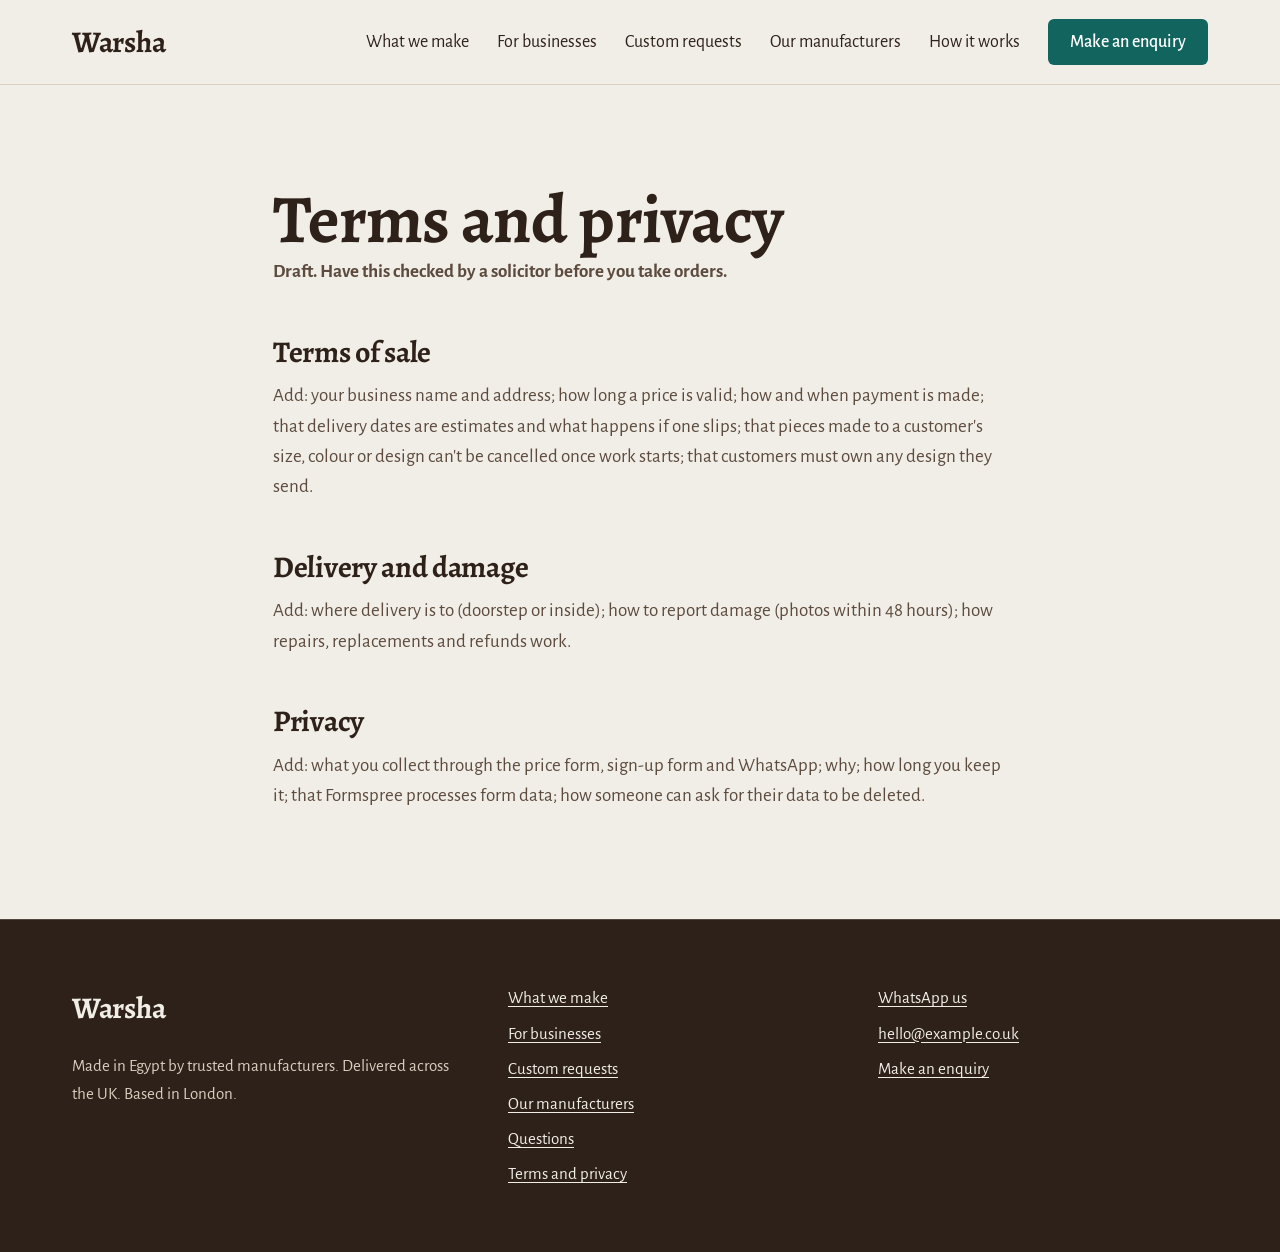
<file: legal.html>
<!doctype html>
<html lang="en-GB">
<head>
<meta charset="utf-8">
<meta name="viewport" content="width=device-width, initial-scale=1">
<title>Terms and privacy | Warsha</title>
<meta name="description" content="Terms of sale, delivery and privacy.">
<meta property="og:title" content="Terms and privacy | Warsha">
<meta property="og:description" content="Terms of sale, delivery and privacy.">
<meta property="og:image" content="https://yassereyssir.github.io/FORZA/images/hero.jpg">
<link rel="canonical" href="https://yassereyssir.github.io/FORZA/legal.html">
<link rel="preconnect" href="https://fonts.googleapis.com">
<link rel="preconnect" href="https://fonts.gstatic.com" crossorigin>
<link href="https://fonts.googleapis.com/css2?family=Alegreya:wght@500;700&family=Alegreya+Sans:wght@400;500&display=swap" rel="stylesheet">
<link rel="stylesheet" href="assets/styles.css">
</head>
<body>
<a class="skip" href="#main">Skip to content</a>
<header class="site-header"><div class="wrap">
<a class="logo" href="index.html">Warsha</a>
<button class="nav-toggle" type="button" aria-expanded="false" aria-controls="main-nav">Menu</button>
<nav class="nav" id="main-nav" aria-label="Main">
<a href="shop.html">What we make</a>
<a href="business.html">For businesses</a>
<a href="commission.html">Custom requests</a>
<a href="makers.html">Our manufacturers</a>
<a href="how-it-works.html">How it works</a>
<a class="btn btn--main" href="quote.html">Make an enquiry</a>
</nav></div></header>
<main id="main">

<section class="block"><div class="wrap prose">
<h1>Terms and privacy</h1>
<p><strong>Draft. Have this checked by a solicitor before you take orders.</strong></p>
<h2 id="terms">Terms of sale</h2>
<p>Add: your business name and address; how long a price is valid; how and when payment is made; that delivery dates are estimates and what happens if one slips; that pieces made to a customer's size, colour or design can't be cancelled once work starts; that customers must own any design they send.</p>
<h2 id="delivery">Delivery and damage</h2>
<p>Add: where delivery is to (doorstep or inside); how to report damage (photos within 48 hours); how repairs, replacements and refunds work.</p>
<h2 id="privacy">Privacy</h2>
<p>Add: what you collect through the price form, sign-up form and WhatsApp; why; how long you keep it; that Formspree processes form data; how someone can ask for their data to be deleted.</p>
</div></section>

</main>
<footer class="site-footer"><div class="wrap">
<div class="stack"><a class="logo" href="index.html">Warsha</a><p>Made in Egypt by trusted manufacturers. Delivered across the UK. Based in London.</p></div>
<ul aria-label="Pages"><li><a href="shop.html">What we make</a></li><li><a href="business.html">For businesses</a></li><li><a href="commission.html">Custom requests</a></li><li><a href="makers.html">Our manufacturers</a></li><li><a href="faq.html">Questions</a></li><li><a href="legal.html">Terms and privacy</a></li></ul>
<ul aria-label="Contact"><li><a data-whatsapp href="#">WhatsApp us</a></li><li><a data-email href="#"></a></li><li><a href="quote.html">Make an enquiry</a></li></ul>
</div></footer>
<script src="assets/config.js"></script>
<script src="assets/products.js"></script>
<script src="assets/main.js"></script>
</body>
</html>
</file>
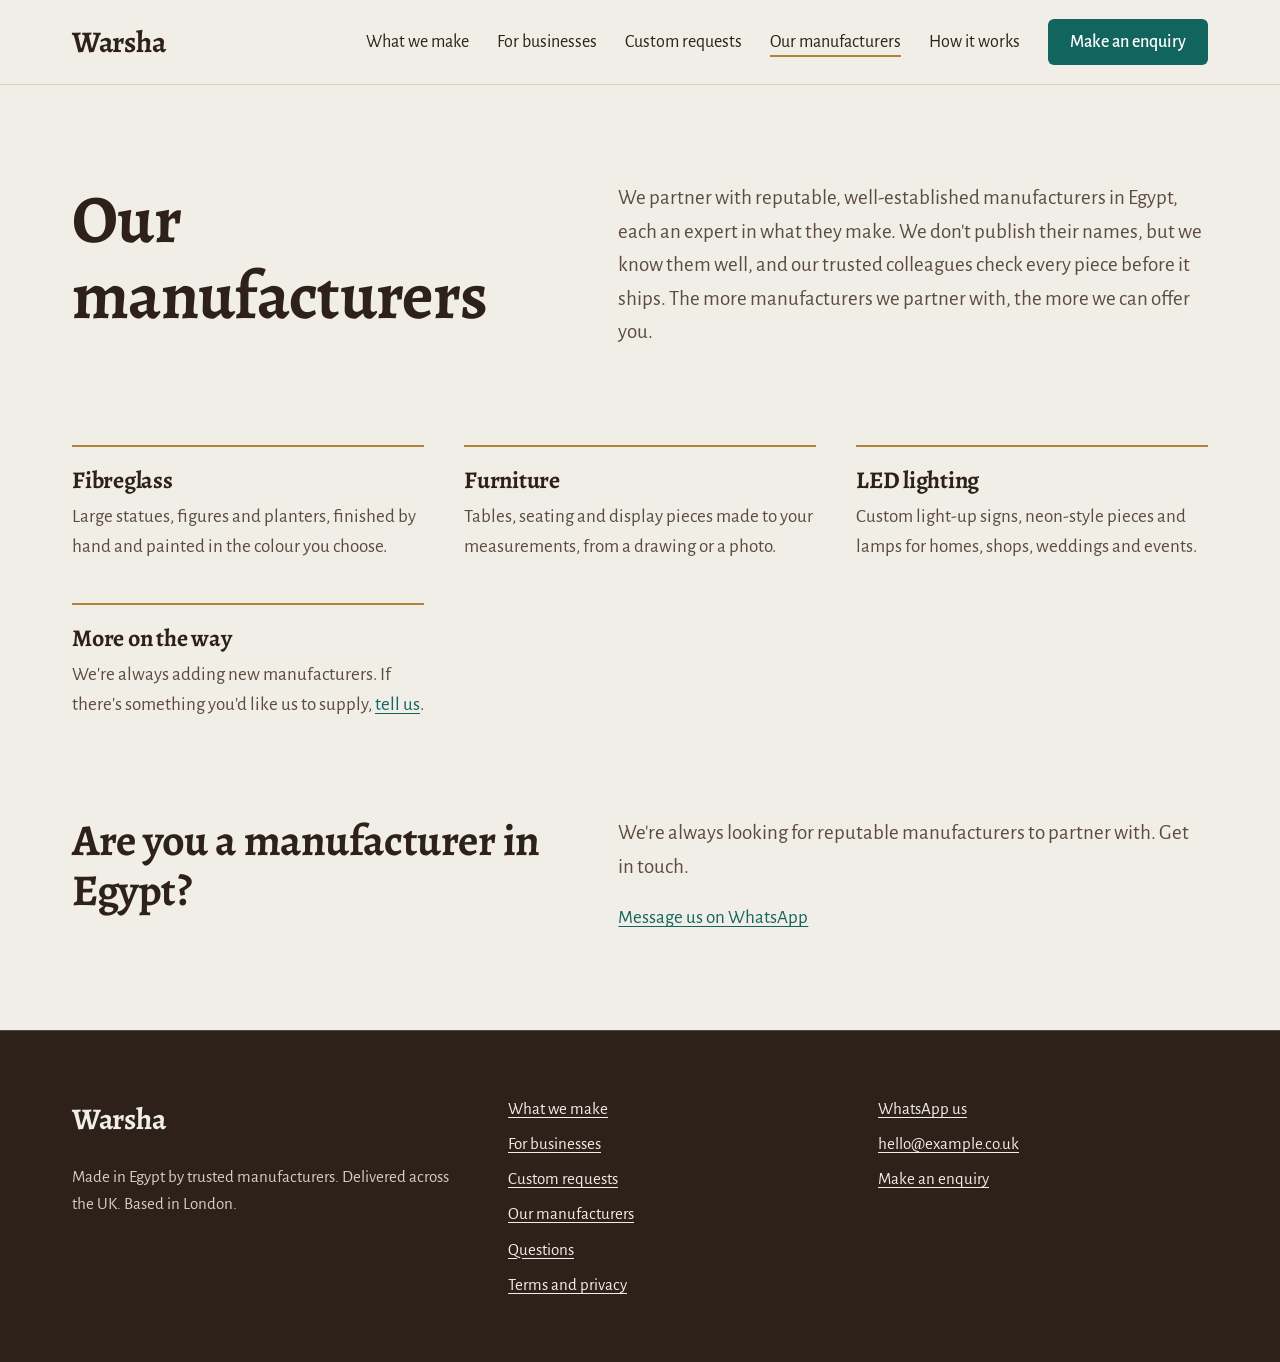
<file: makers.html>
<!doctype html>
<html lang="en-GB">
<head>
<meta charset="utf-8">
<meta name="viewport" content="width=device-width, initial-scale=1">
<title>Our manufacturers | Warsha</title>
<meta name="description" content="The trusted manufacturers in Egypt that make our statues, furniture, décor and LED lighting.">
<meta property="og:title" content="Our manufacturers | Warsha">
<meta property="og:description" content="The trusted manufacturers in Egypt that make our statues, furniture, décor and LED lighting.">
<meta property="og:image" content="https://yassereyssir.github.io/FORZA/images/hero.jpg">
<link rel="canonical" href="https://yassereyssir.github.io/FORZA/makers.html">
<link rel="preconnect" href="https://fonts.googleapis.com">
<link rel="preconnect" href="https://fonts.gstatic.com" crossorigin>
<link href="https://fonts.googleapis.com/css2?family=Alegreya:wght@500;700&family=Alegreya+Sans:wght@400;500&display=swap" rel="stylesheet">
<link rel="stylesheet" href="assets/styles.css">
</head>
<body>
<a class="skip" href="#main">Skip to content</a>
<header class="site-header"><div class="wrap">
<a class="logo" href="index.html">Warsha</a>
<button class="nav-toggle" type="button" aria-expanded="false" aria-controls="main-nav">Menu</button>
<nav class="nav" id="main-nav" aria-label="Main">
<a href="shop.html">What we make</a>
<a href="business.html">For businesses</a>
<a href="commission.html">Custom requests</a>
<a href="makers.html" aria-current="page">Our manufacturers</a>
<a href="how-it-works.html">How it works</a>
<a class="btn btn--main" href="quote.html">Make an enquiry</a>
</nav></div></header>
<main id="main">

<section class="block"><div class="wrap split">
<h1>Our manufacturers</h1>
<p class="lead">We partner with reputable, well-established manufacturers in Egypt, each an expert in what they make. We don't publish their names, but we know them well, and our trusted colleagues check every piece before it ships. The more manufacturers we partner with, the more we can offer you.</p>
</div></section>
<section class="block" style="padding-top:0"><div class="wrap makers">
<article class="maker"><h3>Fibreglass</h3><p class="muted">Large statues, figures and planters, finished by hand and painted in the colour you choose.</p></article>
<article class="maker"><h3>Furniture</h3><p class="muted">Tables, seating and display pieces made to your measurements, from a drawing or a photo.</p></article>
<article class="maker"><h3>LED lighting</h3><p class="muted">Custom light-up signs, neon-style pieces and lamps for homes, shops, weddings and events.</p></article>
<article class="maker"><h3>More on the way</h3><p class="muted">We're always adding new manufacturers. If there's something you'd like us to supply, <a href="commission.html">tell us</a>.</p></article>
</div></section>
<section class="block" style="padding-top:0"><div class="wrap split">
<h2>Are you a manufacturer in Egypt?</h2>
<div class="stack"><p class="lead">We're always looking for reputable manufacturers to partner with. Get in touch.</p><p><a data-whatsapp href="#">Message us on WhatsApp</a></p></div>
</div></section>

</main>
<footer class="site-footer"><div class="wrap">
<div class="stack"><a class="logo" href="index.html">Warsha</a><p>Made in Egypt by trusted manufacturers. Delivered across the UK. Based in London.</p></div>
<ul aria-label="Pages"><li><a href="shop.html">What we make</a></li><li><a href="business.html">For businesses</a></li><li><a href="commission.html">Custom requests</a></li><li><a href="makers.html">Our manufacturers</a></li><li><a href="faq.html">Questions</a></li><li><a href="legal.html">Terms and privacy</a></li></ul>
<ul aria-label="Contact"><li><a data-whatsapp href="#">WhatsApp us</a></li><li><a data-email href="#"></a></li><li><a href="quote.html">Make an enquiry</a></li></ul>
</div></footer>
<script src="assets/config.js"></script>
<script src="assets/products.js"></script>
<script src="assets/main.js"></script>
</body>
</html>
</file>
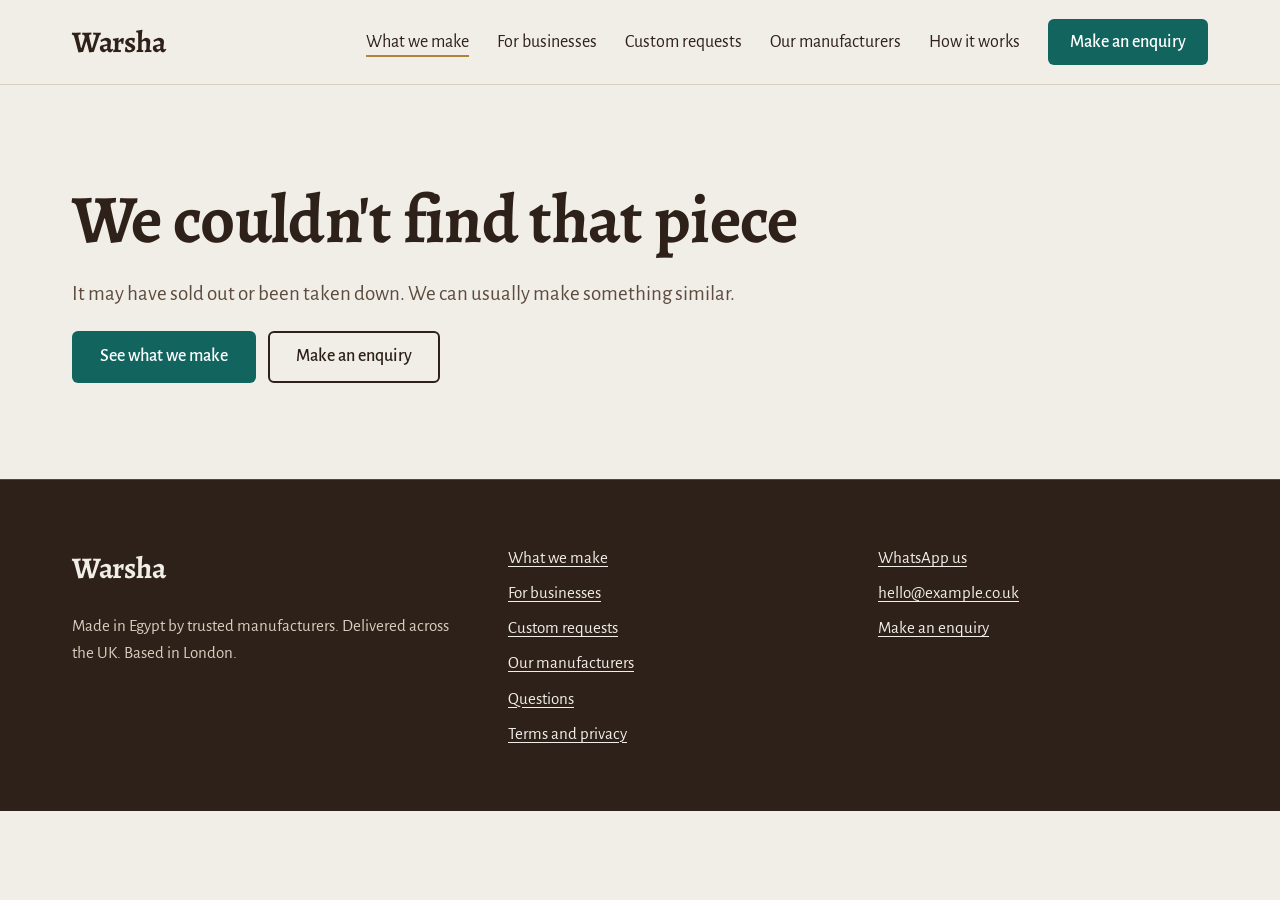
<file: product.html>
<!doctype html>
<html lang="en-GB">
<head>
<meta charset="utf-8">
<meta name="viewport" content="width=device-width, initial-scale=1">
<title>Piece | Warsha</title>
<meta name="description" content="A piece from a trusted manufacturer in Egypt, delivered across the UK.">
<meta property="og:title" content="Piece | Warsha">
<meta property="og:description" content="A piece from a trusted manufacturer in Egypt, delivered across the UK.">
<meta property="og:image" content="https://yassereyssir.github.io/FORZA/images/hero.jpg">
<link rel="canonical" href="https://yassereyssir.github.io/FORZA/product.html">
<link rel="preconnect" href="https://fonts.googleapis.com">
<link rel="preconnect" href="https://fonts.gstatic.com" crossorigin>
<link href="https://fonts.googleapis.com/css2?family=Alegreya:wght@500;700&family=Alegreya+Sans:wght@400;500&display=swap" rel="stylesheet">
<link rel="stylesheet" href="assets/styles.css">
</head>
<body>
<a class="skip" href="#main">Skip to content</a>
<header class="site-header"><div class="wrap">
<a class="logo" href="index.html">Warsha</a>
<button class="nav-toggle" type="button" aria-expanded="false" aria-controls="main-nav">Menu</button>
<nav class="nav" id="main-nav" aria-label="Main">
<a href="shop.html" aria-current="page">What we make</a>
<a href="business.html">For businesses</a>
<a href="commission.html">Custom requests</a>
<a href="makers.html">Our manufacturers</a>
<a href="how-it-works.html">How it works</a>
<a class="btn btn--main" href="quote.html">Make an enquiry</a>
</nav></div></header>
<main id="main">

<section class="block"><div class="wrap" id="product-page">
<p style="margin-bottom:32px"><a id="p-back" href="shop.html">Back</a></p>
<div class="product">
<div id="p-image"></div>
<div class="stack">
<h1 id="p-name">Loading</h1>
<p id="p-price" style="font-size:21px;font-weight:500"></p>
<p class="lead" id="p-desc"></p>
<dl class="specs" id="p-specs"></dl>
<p>Want it bigger, smaller or in another colour? Just mention it in your enquiry.</p>
<div class="btn-row"><a class="btn btn--main" id="p-ask" href="quote.html">Make an enquiry</a><a class="btn btn--line" id="p-wa" href="#">Ask on WhatsApp</a></div>
<ul class="ticks small muted"><li>Photos and a video before it ships</li><li>Packed and insured</li><li>Price includes delivery and UK taxes</li></ul>
</div></div>
</div></section>

</main>
<footer class="site-footer"><div class="wrap">
<div class="stack"><a class="logo" href="index.html">Warsha</a><p>Made in Egypt by trusted manufacturers. Delivered across the UK. Based in London.</p></div>
<ul aria-label="Pages"><li><a href="shop.html">What we make</a></li><li><a href="business.html">For businesses</a></li><li><a href="commission.html">Custom requests</a></li><li><a href="makers.html">Our manufacturers</a></li><li><a href="faq.html">Questions</a></li><li><a href="legal.html">Terms and privacy</a></li></ul>
<ul aria-label="Contact"><li><a data-whatsapp href="#">WhatsApp us</a></li><li><a data-email href="#"></a></li><li><a href="quote.html">Make an enquiry</a></li></ul>
</div></footer>
<script src="assets/config.js"></script>
<script src="assets/products.js"></script>
<script src="assets/main.js"></script>
</body>
</html>
</file>
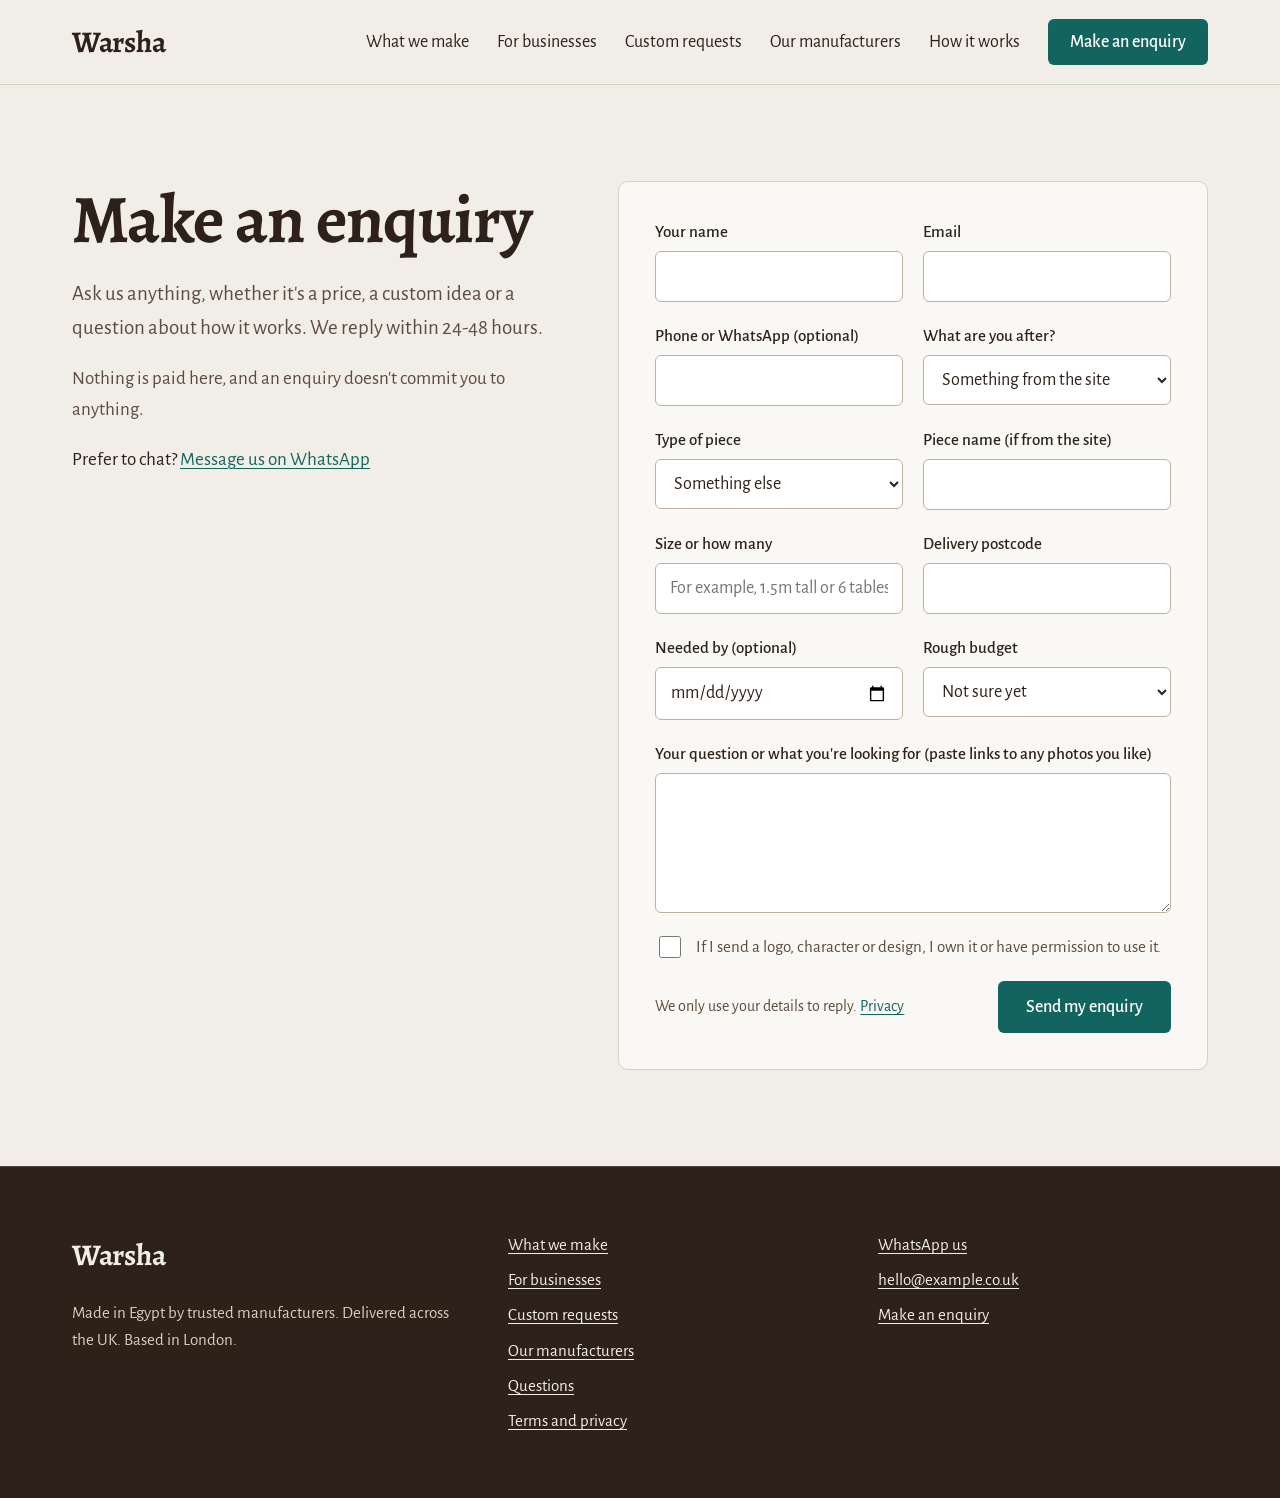
<file: quote.html>
<!doctype html>
<html lang="en-GB">
<head>
<meta charset="utf-8">
<meta name="viewport" content="width=device-width, initial-scale=1">
<title>Make an enquiry | Warsha</title>
<meta name="description" content="Ask us anything about a product, a custom piece or a business order. We reply within 24-48 hours.">
<meta property="og:title" content="Make an enquiry | Warsha">
<meta property="og:description" content="Ask us anything about a product, a custom piece or a business order. We reply within 24-48 hours.">
<meta property="og:image" content="https://yassereyssir.github.io/FORZA/images/hero.jpg">
<link rel="canonical" href="https://yassereyssir.github.io/FORZA/quote.html">
<link rel="preconnect" href="https://fonts.googleapis.com">
<link rel="preconnect" href="https://fonts.gstatic.com" crossorigin>
<link href="https://fonts.googleapis.com/css2?family=Alegreya:wght@500;700&family=Alegreya+Sans:wght@400;500&display=swap" rel="stylesheet">
<link rel="stylesheet" href="assets/styles.css">
</head>
<body>
<a class="skip" href="#main">Skip to content</a>
<header class="site-header"><div class="wrap">
<a class="logo" href="index.html">Warsha</a>
<button class="nav-toggle" type="button" aria-expanded="false" aria-controls="main-nav">Menu</button>
<nav class="nav" id="main-nav" aria-label="Main">
<a href="shop.html">What we make</a>
<a href="business.html">For businesses</a>
<a href="commission.html">Custom requests</a>
<a href="makers.html">Our manufacturers</a>
<a href="how-it-works.html">How it works</a>
<a class="btn btn--main" href="quote.html">Make an enquiry</a>
</nav></div></header>
<main id="main">

<section class="block"><div class="wrap split">
<div class="stack">
<h1>Make an enquiry</h1>
<p class="lead">Ask us anything, whether it's a price, a custom idea or a question about how it works. We reply within <span data-reply-time></span>.</p>
<p class="muted">Nothing is paid here, and an enquiry doesn't commit you to anything.</p>
<p>Prefer to chat? <a data-whatsapp href="#">Message us on WhatsApp</a></p>
</div>
<form id="quote-form" class="form" novalidate>
<input type="hidden" name="form" value="enquiry">
<div class="field"><label for="q-name">Your name</label><input id="q-name" name="name" type="text" autocomplete="name" required></div>
<div class="field"><label for="q-email">Email</label><input id="q-email" name="email" type="email" autocomplete="email" required></div>
<div class="field"><label for="q-phone">Phone or WhatsApp (optional)</label><input id="q-phone" name="phone" type="tel" autocomplete="tel"></div>
<div class="field"><label for="q-type">What are you after?</label>
<select id="q-type" name="request_type"><option>Something from the site</option><option>Something made to my design</option><option>Something you don't sell yet</option><option>A business project</option></select></div>
<div class="field"><label for="q-category">Type of piece</label><select id="q-category" name="category"><option>Something else</option></select></div>
<div class="field"><label for="q-item">Piece name (if from the site)</label><input id="q-item" name="item" type="text"></div>
<div class="field"><label for="q-size">Size or how many</label><input id="q-size" name="size_or_quantity" type="text" placeholder="For example, 1.5m tall or 6 tables" required></div>
<div class="field"><label for="q-postcode">Delivery postcode</label><input id="q-postcode" name="postcode" type="text" autocomplete="postal-code" required></div>
<div class="field"><label for="q-date">Needed by (optional)</label><input id="q-date" name="needed_by" type="date"></div>
<div class="field"><label for="q-budget">Rough budget</label>
<select id="q-budget" name="budget"><option>Not sure yet</option><option>Under £250</option><option>£250 to £500</option><option>£500 to £1,000</option><option>£1,000 to £5,000</option><option>Over £5,000</option></select></div>
<div class="field field--full"><label for="q-brief">Your question or what you're looking for (paste links to any photos you like)</label><textarea id="q-brief" name="details" required></textarea></div>
<label class="check field--full"><input type="checkbox" name="rights_confirmed" value="yes"> If I send a logo, character or design, I own it or have permission to use it.</label>
<input class="hp" type="text" name="_gotcha" tabindex="-1" autocomplete="off" aria-hidden="true">
<div class="status" id="q-status" role="status" tabindex="-1" hidden></div>
<div class="form__foot"><span class="small muted">We only use your details to reply. <a href="legal.html#privacy">Privacy</a></span><button class="btn btn--main" type="submit">Send my enquiry</button></div>
</form>
</div></section>

</main>
<footer class="site-footer"><div class="wrap">
<div class="stack"><a class="logo" href="index.html">Warsha</a><p>Made in Egypt by trusted manufacturers. Delivered across the UK. Based in London.</p></div>
<ul aria-label="Pages"><li><a href="shop.html">What we make</a></li><li><a href="business.html">For businesses</a></li><li><a href="commission.html">Custom requests</a></li><li><a href="makers.html">Our manufacturers</a></li><li><a href="faq.html">Questions</a></li><li><a href="legal.html">Terms and privacy</a></li></ul>
<ul aria-label="Contact"><li><a data-whatsapp href="#">WhatsApp us</a></li><li><a data-email href="#"></a></li><li><a href="quote.html">Make an enquiry</a></li></ul>
</div></footer>
<script src="assets/config.js"></script>
<script src="assets/products.js"></script>
<script src="assets/main.js"></script>
</body>
</html>
</file>
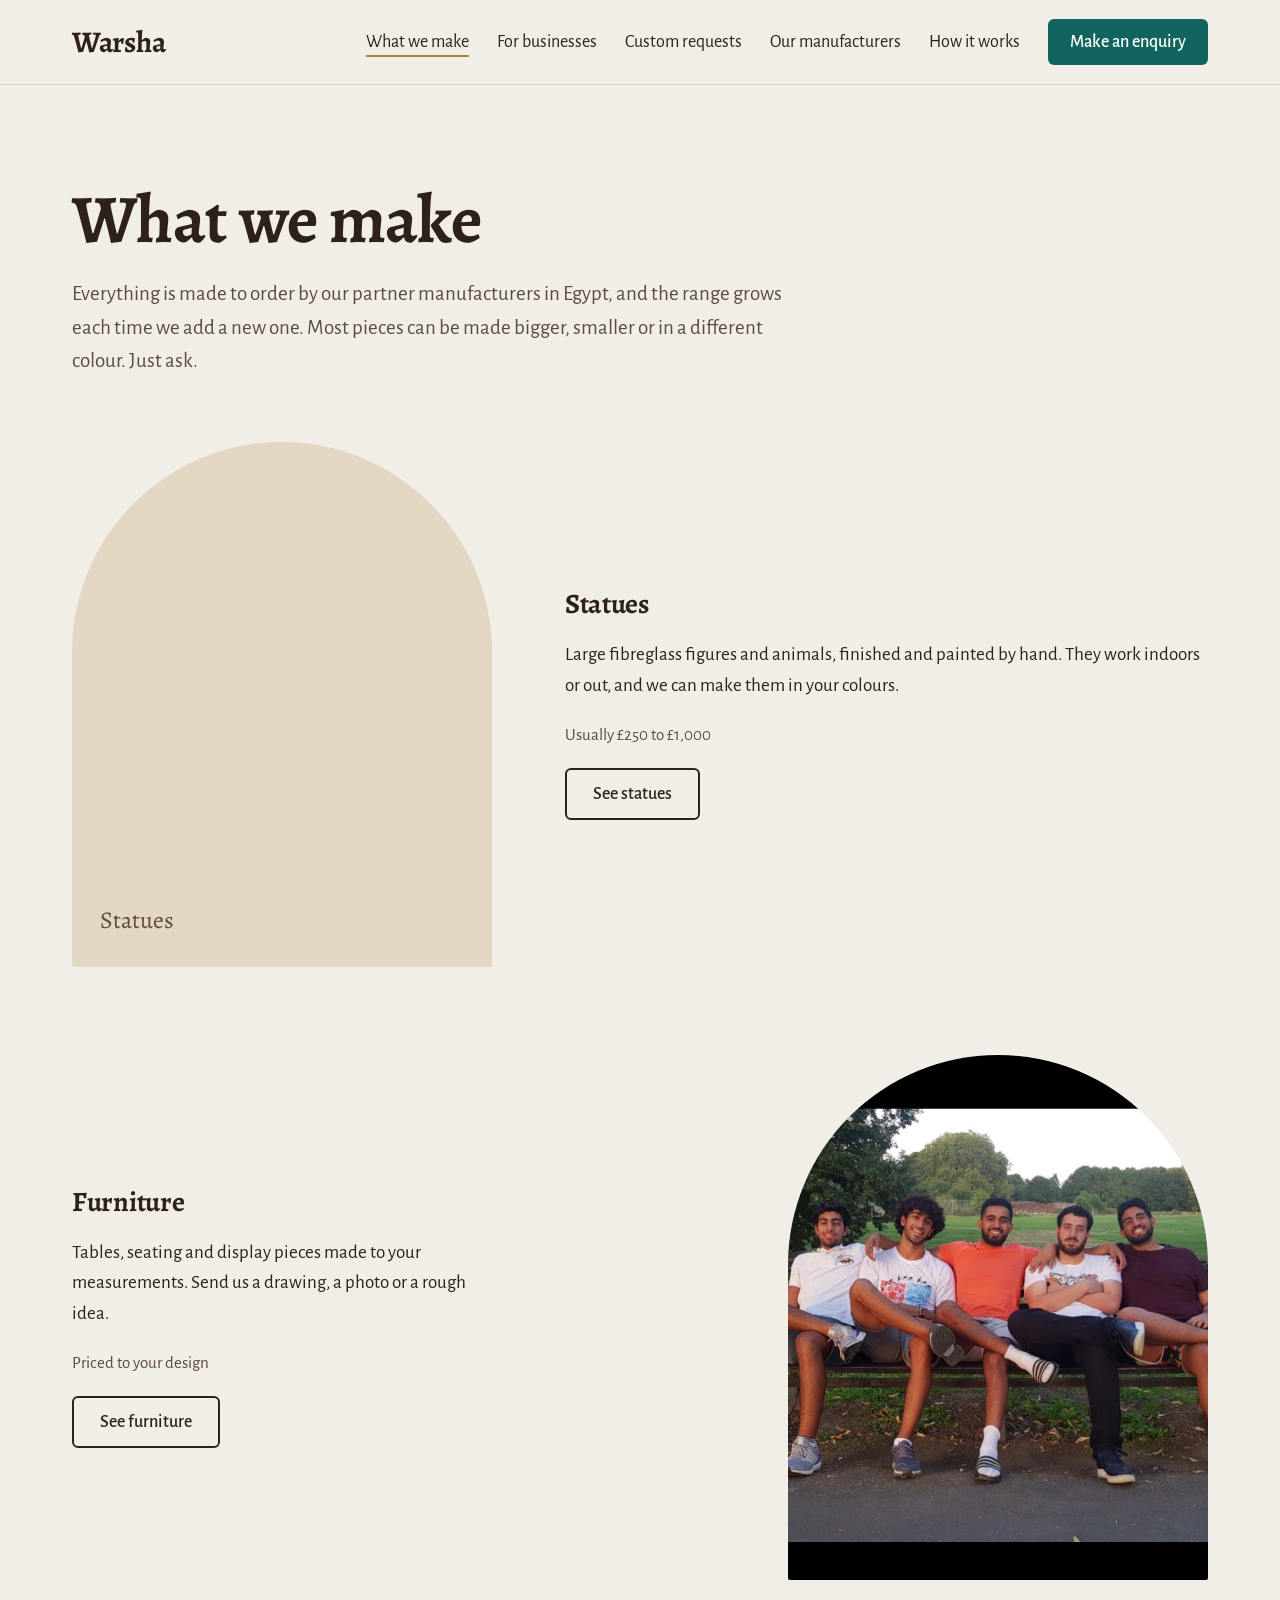
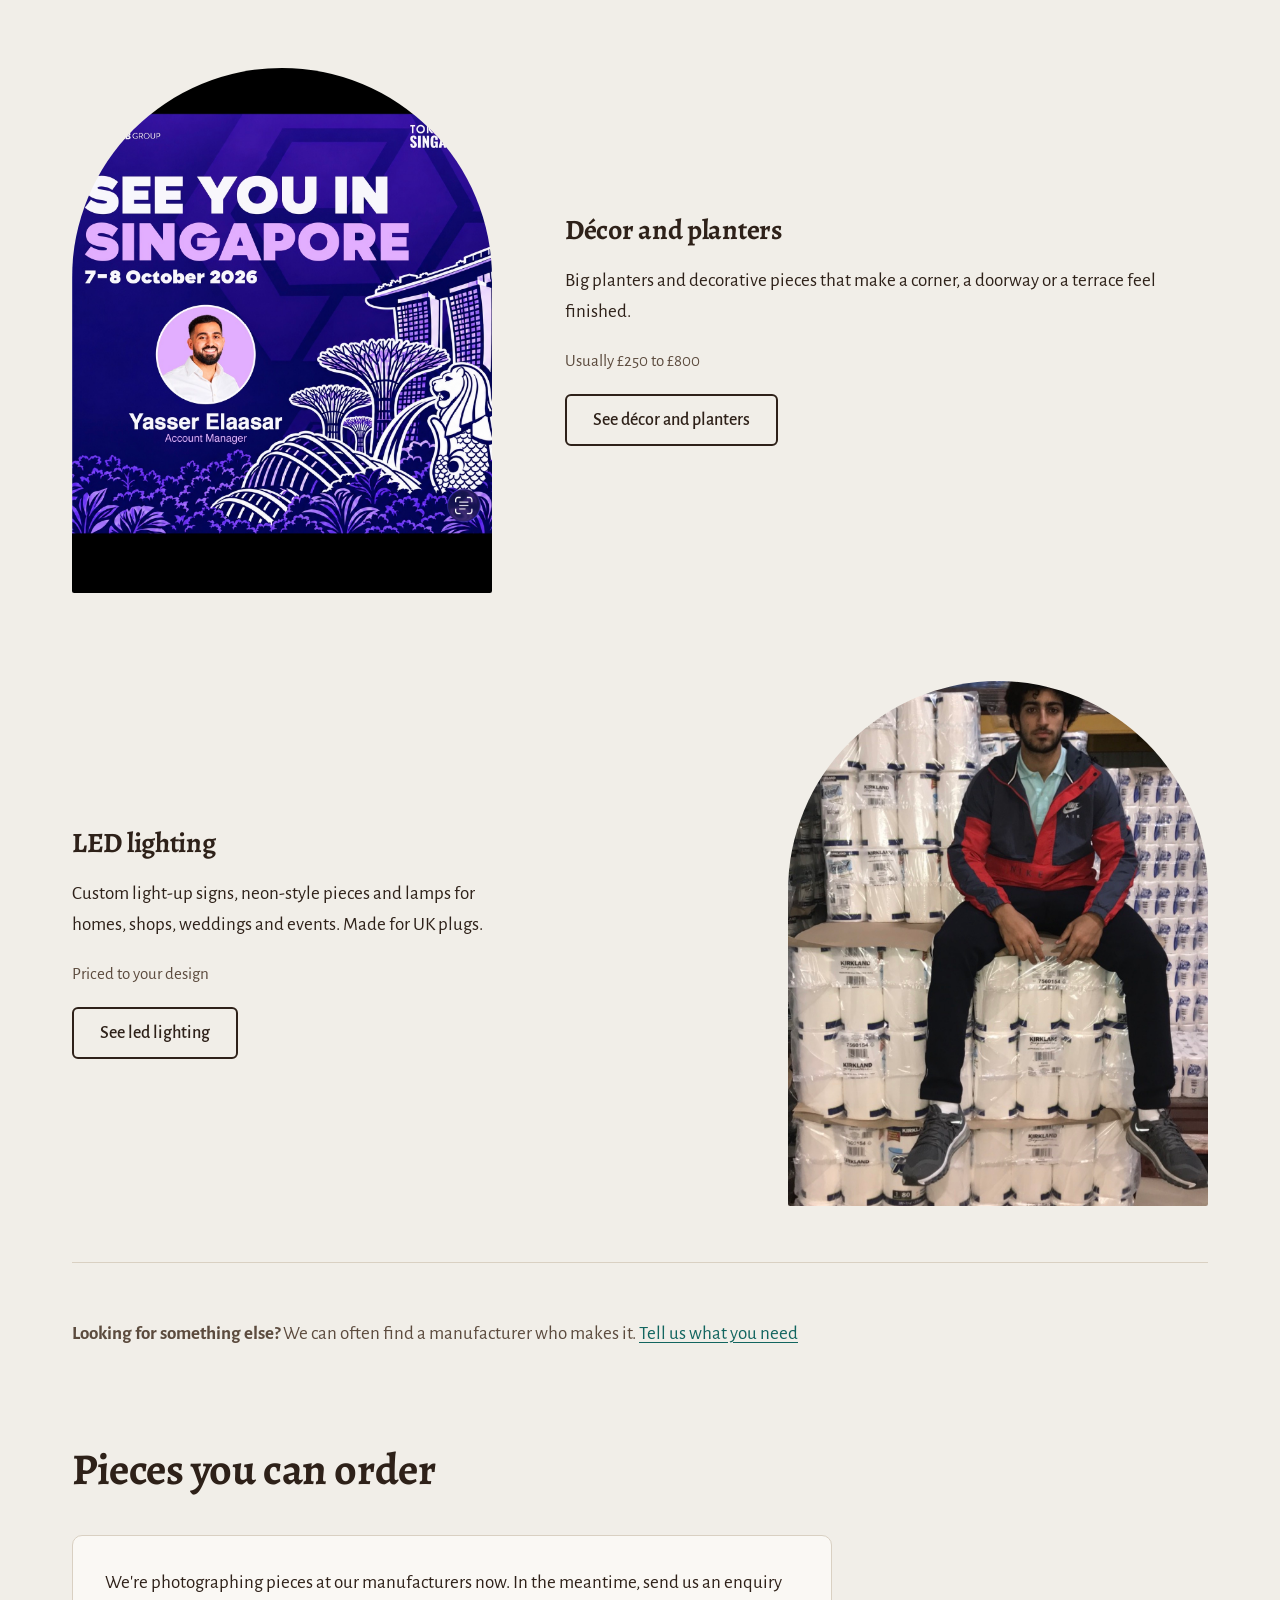
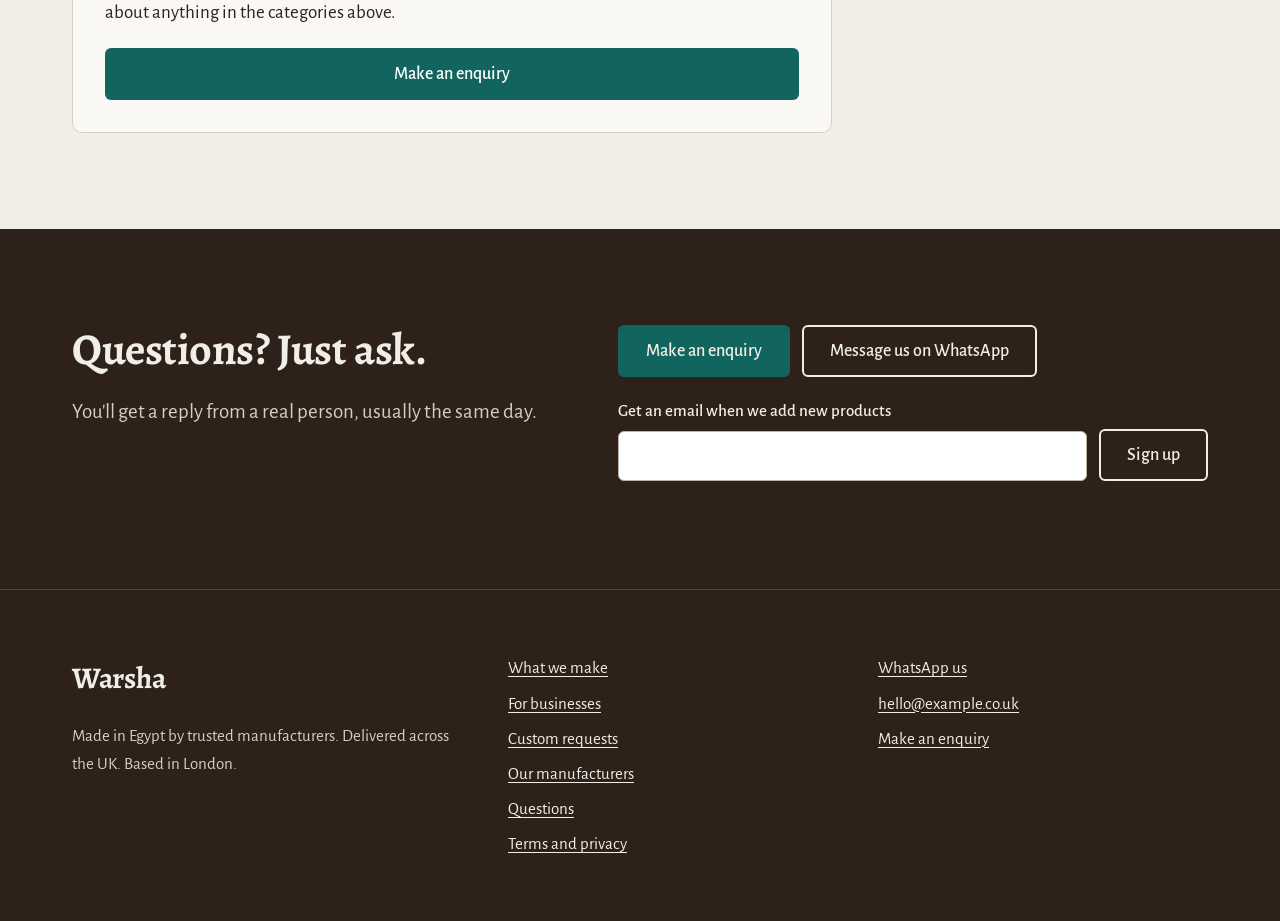
<file: shop.html>
<!doctype html>
<html lang="en-GB">
<head>
<meta charset="utf-8">
<meta name="viewport" content="width=device-width, initial-scale=1">
<title>What we make | Warsha</title>
<meta name="description" content="Statues, furniture, décor and LED lighting from trusted manufacturers in Egypt, delivered across the UK with one all-in price.">
<meta property="og:title" content="What we make | Warsha">
<meta property="og:description" content="Statues, furniture, décor and LED lighting from trusted manufacturers in Egypt, delivered across the UK with one all-in price.">
<meta property="og:image" content="https://yassereyssir.github.io/FORZA/images/hero.jpg">
<link rel="canonical" href="https://yassereyssir.github.io/FORZA/shop.html">
<link rel="preconnect" href="https://fonts.googleapis.com">
<link rel="preconnect" href="https://fonts.gstatic.com" crossorigin>
<link href="https://fonts.googleapis.com/css2?family=Alegreya:wght@500;700&family=Alegreya+Sans:wght@400;500&display=swap" rel="stylesheet">
<link rel="stylesheet" href="assets/styles.css">
</head>
<body>
<a class="skip" href="#main">Skip to content</a>
<header class="site-header"><div class="wrap">
<a class="logo" href="index.html">Warsha</a>
<button class="nav-toggle" type="button" aria-expanded="false" aria-controls="main-nav">Menu</button>
<nav class="nav" id="main-nav" aria-label="Main">
<a href="shop.html" aria-current="page">What we make</a>
<a href="business.html">For businesses</a>
<a href="commission.html">Custom requests</a>
<a href="makers.html">Our manufacturers</a>
<a href="how-it-works.html">How it works</a>
<a class="btn btn--main" href="quote.html">Make an enquiry</a>
</nav></div></header>
<main id="main">

<section class="block"><div class="wrap">
<div class="stack" style="margin-bottom:64px"><h1>What we make</h1><p class="lead">Everything is made to order by our partner manufacturers in Egypt, and the range grows each time we add a new one. Most pieces can be made bigger, smaller or in a different colour. Just ask.</p></div>
<div class="rows" id="category-rows"></div>
<div class="extras" id="category-extras"></div>
</div></section>
<section class="block" style="padding-top:0"><div class="wrap">
<h2 style="margin-bottom:40px">Pieces you can order</h2>
<div class="items" id="all-items"></div>
</div></section>
<section class="block dark"><div class="wrap split">
<div class="stack"><h2>Questions? Just ask.</h2><p class="lead">You'll get a reply from a real person, usually the same day.</p></div>
<div class="stack">
<div class="btn-row"><a class="btn btn--main" href="quote.html">Make an enquiry</a><a class="btn btn--line" data-whatsapp href="#">Message us on WhatsApp</a></div>
<form class="signup" novalidate>
<input type="hidden" name="form" value="new-products">
<div class="field"><label for="signup-email">Get an email when we add new products</label><input id="signup-email" type="email" name="email" autocomplete="email" required></div>
<input class="hp" type="text" name="_gotcha" tabindex="-1" autocomplete="off" aria-hidden="true">
<button class="btn btn--line" type="submit">Sign up</button>
<p class="signup__msg" role="status"></p>
</form>
</div></div></section>

</main>
<footer class="site-footer"><div class="wrap">
<div class="stack"><a class="logo" href="index.html">Warsha</a><p>Made in Egypt by trusted manufacturers. Delivered across the UK. Based in London.</p></div>
<ul aria-label="Pages"><li><a href="shop.html">What we make</a></li><li><a href="business.html">For businesses</a></li><li><a href="commission.html">Custom requests</a></li><li><a href="makers.html">Our manufacturers</a></li><li><a href="faq.html">Questions</a></li><li><a href="legal.html">Terms and privacy</a></li></ul>
<ul aria-label="Contact"><li><a data-whatsapp href="#">WhatsApp us</a></li><li><a data-email href="#"></a></li><li><a href="quote.html">Make an enquiry</a></li></ul>
</div></footer>
<script src="assets/config.js"></script>
<script src="assets/products.js"></script>
<script src="assets/main.js"></script>
</body>
</html>
</file>
<file: assets/styles.css>
/* ==========================================================
   COLOURS & FONTS - change the look here
   ========================================================== */
:root{
  --limewash:#F1EEE8;   /* page background */
  --paper:#FAF8F4;      /* forms, quiet panels */
  --walnut:#2E2119;     /* text and dark sections */
  --walnut-soft:#5C4B3E;/* secondary text */
  --faience:#12655F;    /* buttons and links (Egyptian faience blue-green) */
  --faience-dark:#0C4B46;
  --brass:#B0843A;      /* thin lines and small details */
  --sand:#E3D7C3;       /* panels where a photo isn't uploaded yet */
  --line:#D9D0C2;
  --serif:'Alegreya', Georgia, serif;
  --sans:'Alegreya Sans', 'Helvetica Neue', Arial, sans-serif;
  --wrap:1200px;
}

*,*::before,*::after{box-sizing:border-box}
html{scroll-behavior:smooth}
@media (prefers-reduced-motion:reduce){html{scroll-behavior:auto}}
body{margin:0;background:var(--limewash);color:var(--walnut);font-family:var(--sans);font-size:19px;line-height:1.6}
img{max-width:100%;display:block}
a{color:var(--faience);text-underline-offset:3px}
a:hover{color:var(--faience-dark)}
:focus-visible{outline:3px solid var(--faience);outline-offset:3px}
p{margin:0}
h1,h2,h3{font-family:var(--serif);font-weight:700;margin:0;line-height:1.12;letter-spacing:-0.01em}
h1{font-size:clamp(40px,5.6vw,68px)}
h2{font-size:clamp(30px,3.6vw,44px)}
h3{font-size:28px}
.wrap{max-width:var(--wrap);margin:0 auto;padding:0 32px}
@media (max-width:640px){.wrap{padding:0 20px}body{font-size:18px}}
.lead{font-size:21px;color:var(--walnut-soft);max-width:34em}
.measure{max-width:38em}
.stack{display:flex;flex-direction:column;gap:20px}
.skip{position:absolute;left:-999px}.skip:focus{left:16px;top:16px;background:var(--paper);padding:8px 12px;z-index:10}

/* Spacing between sections */
.block{padding:96px 0}
.block--tight{padding:56px 0}
@media (max-width:640px){.block{padding:64px 0}}
.dark{background:var(--walnut);color:var(--limewash)}
.dark a{color:#F1EEE8}
.dark .lead,.dark .muted{color:#D8CDBE}
.rule{border:0;border-top:1px solid var(--brass);margin:0}
.muted{color:var(--walnut-soft)}
.small{font-size:16px}

/* Buttons */
.btn{display:inline-flex;align-items:center;justify-content:center;min-height:52px;padding:0 26px;border-radius:6px;border:2px solid transparent;background:transparent;font:inherit;font-size:18px;font-weight:500;text-decoration:none;cursor:pointer}
.btn--main{background:var(--faience);color:#fff}.btn--main:hover{background:var(--faience-dark);color:#fff}
.btn--line{border-color:var(--walnut);color:var(--walnut)}.btn--line:hover{background:var(--walnut);color:var(--limewash)}
.dark .btn--line{border-color:var(--limewash);color:var(--limewash)}.dark .btn--line:hover{background:var(--limewash);color:var(--walnut)}
.btn-row{display:flex;flex-wrap:wrap;gap:12px}

/* The arch - the signature shape (doorways and mashrabiya windows) */
.arch{border-radius:999px 999px 10px 10px;overflow:hidden;background:var(--sand);position:relative;aspect-ratio:4/5}
.arch img{width:100%;height:100%;object-fit:cover}
.arch__empty{position:absolute;inset:0;display:flex;align-items:flex-end;padding:28px;font-family:var(--serif);font-size:24px;color:var(--walnut-soft)}

/* Header */
.site-header{border-bottom:1px solid var(--line)}
.site-header .wrap{display:flex;align-items:center;justify-content:space-between;gap:20px;min-height:84px;position:relative}
.logo{font-family:var(--serif);font-weight:700;font-size:30px;color:var(--walnut);text-decoration:none;letter-spacing:-0.01em}
.logo:hover{color:var(--walnut)}
.nav{display:flex;align-items:center;gap:28px;font-size:18px}
.nav a{color:var(--walnut);text-decoration:none}
.nav a:hover{color:var(--faience)}
.nav a[aria-current="page"]{text-decoration:underline;text-decoration-color:var(--brass);text-decoration-thickness:2px;text-underline-offset:8px}
.nav .btn{color:#fff;min-height:46px;padding:0 20px}
.nav-toggle{display:none;min-height:46px;padding:0 18px;border:2px solid var(--walnut);border-radius:6px;background:none;font:inherit;font-size:17px;cursor:pointer;color:var(--walnut)}
@media (max-width:980px){
  .nav-toggle{display:inline-flex;align-items:center}
  .nav{display:none;position:absolute;top:84px;left:0;right:0;z-index:5;background:var(--limewash);flex-direction:column;align-items:flex-start;gap:18px;padding:24px 32px;border-bottom:1px solid var(--line)}
  .nav.is-open{display:flex}
}

/* Hero */
.hero{padding:72px 0 88px}
.hero .wrap{display:grid;grid-template-columns:1.15fr 0.85fr;gap:64px;align-items:center}
.hero .arch{max-height:640px}
.hero__note{font-size:16px;color:var(--walnut-soft);padding-top:4px}
@media (max-width:900px){.hero .wrap{grid-template-columns:1fr;gap:40px}.hero .arch{max-width:440px}}

/* Plain fact line under the hero */
.facts{display:grid;grid-template-columns:repeat(3,minmax(0,1fr));gap:32px;padding:28px 0}
.facts p{font-size:17px;color:var(--walnut-soft)}
.facts strong{display:block;color:var(--walnut);font-size:19px;font-weight:500}
@media (max-width:760px){.facts{grid-template-columns:1fr;gap:16px}}

/* Category rows (alternate sides) */
.rows{display:flex;flex-direction:column;gap:88px}
.row{display:grid;grid-template-columns:0.8fr 1.2fr;gap:64px;align-items:center}
.row:nth-child(even) .arch{order:2}
.row .arch{max-width:420px;width:100%}
.row:nth-child(even) .arch{justify-self:end}
.row__price{color:var(--walnut-soft);font-size:17px}
@media (max-width:820px){.row{grid-template-columns:1fr;gap:28px}.row:nth-child(even) .arch{order:0;justify-self:start}.row .arch{max-width:360px}}
.extras{display:flex;flex-wrap:wrap;gap:16px 48px;padding-top:56px;margin-top:56px;border-top:1px solid var(--line)}

/* Ordering steps - a real sequence, so numbered */
.steps{list-style:none;margin:0;padding:0;counter-reset:s;max-width:46em}
.steps li{counter-increment:s;display:grid;grid-template-columns:56px 1fr;gap:8px 20px;padding:22px 0;border-top:1px solid var(--line)}
.steps li:last-child{border-bottom:1px solid var(--line)}
.steps li::before{content:counter(s);font-family:var(--serif);font-weight:700;font-size:34px;line-height:1;color:var(--brass);grid-row:span 2}
.steps strong{font-size:21px;font-weight:500}
.steps span{color:var(--walnut-soft)}

/* Two-column text block */
.split{display:grid;grid-template-columns:0.9fr 1.1fr;gap:64px;align-items:start}
@media (max-width:820px){.split{grid-template-columns:1fr;gap:24px}}

/* Founder note */
.note{max-width:40em;font-size:21px;line-height:1.65}
.note p+p{margin-top:16px}
.note__sign{font-family:var(--serif);font-size:24px;margin-top:20px}

/* Product grid (only items with photos) */
.items{display:grid;grid-template-columns:repeat(auto-fill,minmax(260px,1fr));gap:40px 32px}
.item{text-decoration:none;color:var(--walnut);display:flex;flex-direction:column;gap:10px}
.item .arch{aspect-ratio:3/4}
.item h3{font-size:24px}
.item:hover h3{color:var(--faience)}
.item p{color:var(--walnut-soft);font-size:17px}
.empty{background:var(--paper);border:1px solid var(--line);border-radius:10px;padding:32px;max-width:40em}

/* Product page */
.product{display:grid;grid-template-columns:0.9fr 1.1fr;gap:64px;align-items:start}
@media (max-width:860px){.product{grid-template-columns:1fr}}
.product .arch{max-width:480px}
.specs{display:grid;grid-template-columns:max-content 1fr;gap:10px 28px;margin:0;padding-top:20px;border-top:1px solid var(--line)}
.specs dt{font-weight:500}.specs dd{margin:0;color:var(--walnut-soft)}

/* Lists with a small brass mark */
.ticks{list-style:none;padding:0;margin:0;display:flex;flex-direction:column;gap:10px}
.ticks li{padding-left:22px;position:relative}
.ticks li::before{content:"";position:absolute;left:0;top:.7em;width:10px;height:2px;background:var(--brass)}

/* Makers */
.makers{display:grid;grid-template-columns:repeat(auto-fit,minmax(280px,1fr));gap:40px}
.maker{border-top:2px solid var(--brass);padding-top:20px;display:flex;flex-direction:column;gap:8px}
.maker h3{font-size:24px}

/* Forms */
.form{background:var(--paper);border:1px solid var(--line);border-radius:10px;padding:36px;display:grid;grid-template-columns:repeat(2,minmax(0,1fr));gap:20px}
@media (max-width:640px){.form{grid-template-columns:1fr;padding:24px}}
.field{display:flex;flex-direction:column;gap:6px}
.field--full{grid-column:1/-1}
.field label{font-weight:500;font-size:17px}
.field input,.field select,.field textarea{min-height:50px;border:1.5px solid #BDB2A2;border-radius:6px;padding:10px 14px;font:inherit;font-size:18px;background:#fff;color:var(--walnut)}
.field textarea{min-height:140px;resize:vertical}
.field input:focus,.field select:focus,.field textarea:focus{outline:none;border-color:var(--faience);box-shadow:0 0 0 3px rgba(18,101,95,.2)}
.check{display:flex;gap:12px;align-items:flex-start;font-size:17px;color:var(--walnut-soft)}
.check input{width:22px;height:22px;margin-top:3px;accent-color:var(--faience)}
.form__foot{grid-column:1/-1;display:flex;flex-wrap:wrap;gap:16px;align-items:center;justify-content:space-between}
.status{grid-column:1/-1;padding:16px;border-radius:6px}
.status--ok{background:#DCEBE8;color:#0B3B37}.status--err{background:#F3E1D6;color:#6B2B10}
.hp{position:absolute;left:-9999px}
.signup{display:flex;flex-wrap:wrap;gap:12px;align-items:flex-end}
.signup .field{flex:1 1 260px}
.signup label{color:var(--limewash)}
.signup__msg{flex-basis:100%;font-size:16px;color:#D8CDBE}

/* FAQ */
.faq{max-width:46em}
.faq details{border-top:1px solid var(--line);padding:20px 0}
.faq details:last-child{border-bottom:1px solid var(--line)}
.faq summary{cursor:pointer;font-size:21px;font-weight:500;list-style:none;display:flex;justify-content:space-between;gap:16px}
.faq summary::-webkit-details-marker{display:none}
.faq summary::after{content:"+";font-family:var(--serif);font-size:28px;line-height:1;color:var(--brass)}
.faq details[open] summary::after{content:"\2013"}
.faq details p{margin-top:10px;color:var(--walnut-soft)}
.prose{max-width:42em}.prose h2{font-size:30px;margin:48px 0 12px}.prose p{color:var(--walnut-soft);margin-bottom:12px}

/* Footer */
.site-footer{background:var(--walnut);color:#D8CDBE;font-size:17px;border-top:1px solid rgba(241,238,232,.18)}
.site-footer .wrap{display:grid;grid-template-columns:1.2fr 1fr 1fr;gap:40px;padding-top:64px;padding-bottom:64px}
@media (max-width:760px){.site-footer .wrap{grid-template-columns:1fr}}
.site-footer .logo{color:var(--limewash)}
.site-footer a{color:var(--limewash)}
.site-footer ul{list-style:none;margin:0;padding:0;display:flex;flex-direction:column;gap:8px}

/* "Ask us to source it" form on dark background */
.request{display:flex;flex-direction:column;gap:16px}
.request label{color:var(--limewash)}
.request textarea{min-height:120px}
.request__msg{font-size:16px;color:#D8CDBE}
</file>
